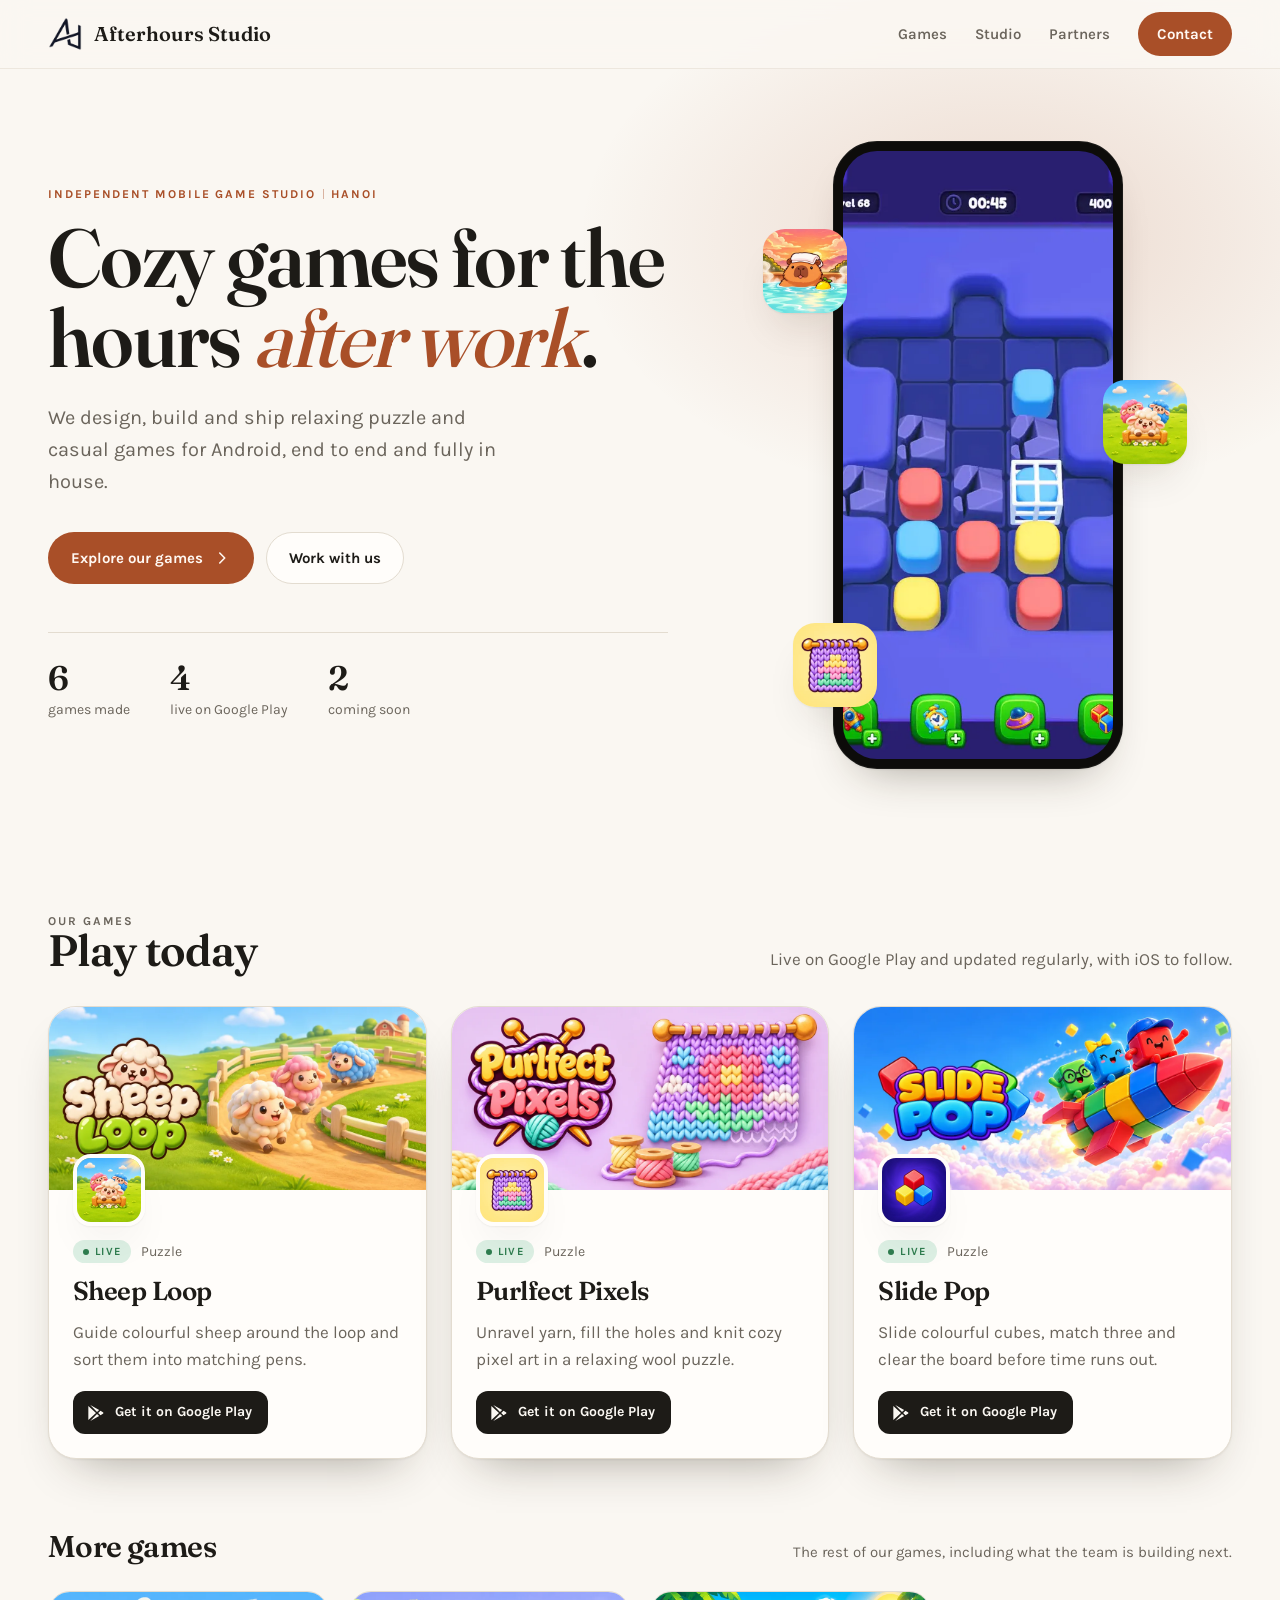
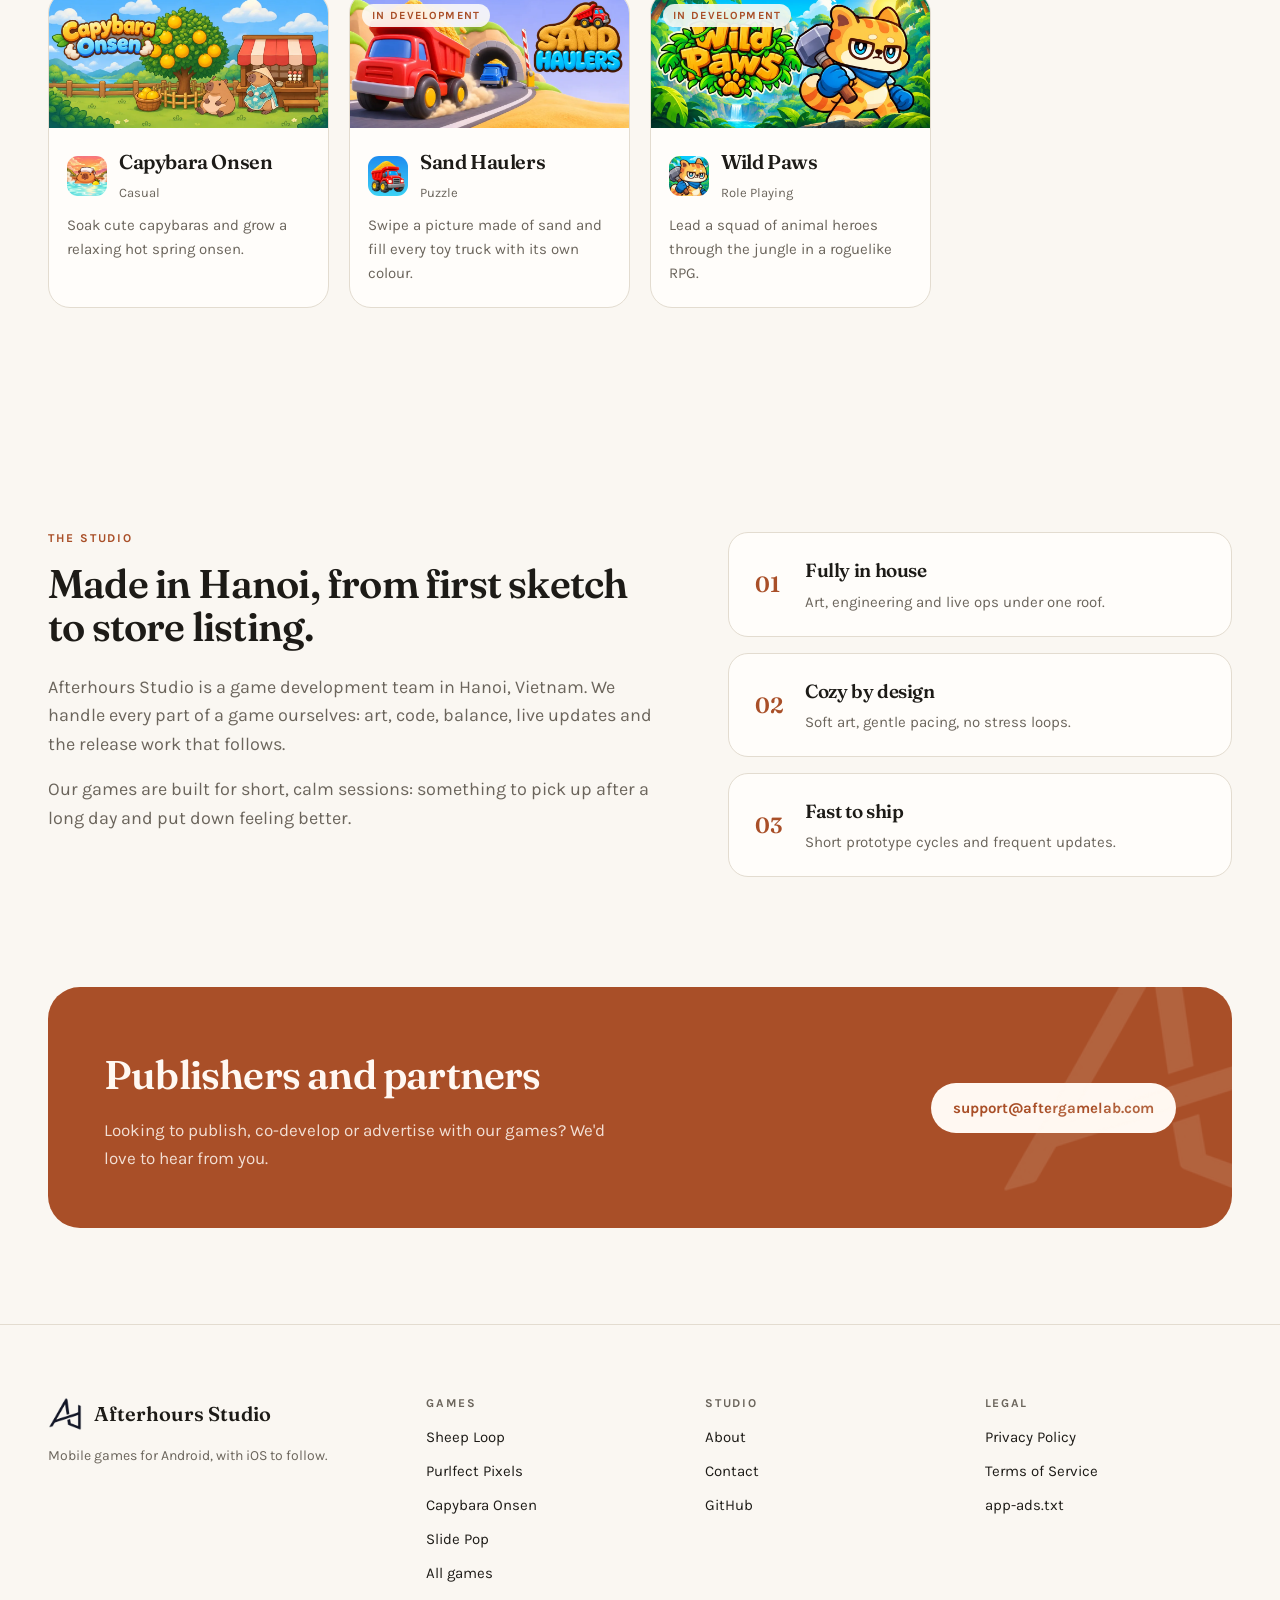
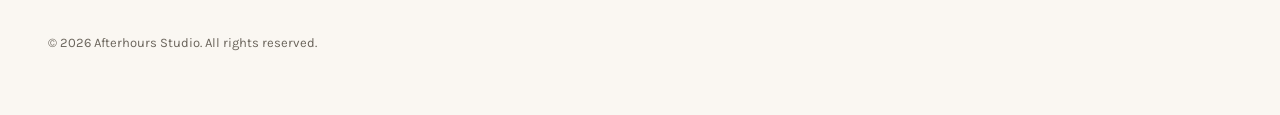
<file: index.html>
<!doctype html>
<html lang="en">
<head>
<meta charset="utf-8">
<meta name="viewport" content="width=device-width, initial-scale=1">
<title>Afterhours Studio</title>
<meta name="description" content="Afterhours Studio is an independent mobile game studio in Hanoi. We design, build and ship relaxing puzzle and casual games for Android.">
<link rel="canonical" href="https://afterhours-studio.github.io/">
<meta property="og:type" content="website">
<meta property="og:title" content="Afterhours Studio">
<meta property="og:description" content="Cozy games for the hours after work. Relaxing puzzle and casual games for Android, made in Hanoi.">
<meta property="og:url" content="https://afterhours-studio.github.io/">
<meta property="og:image" content="https://afterhours-studio.github.io/assets/games/capybara-onsen/feature.webp">
<meta name="twitter:card" content="summary_large_image">
<link rel="icon" href="/assets/brand/favicon.svg" type="image/svg+xml">
<link rel="icon" href="/assets/brand/icon-180.png" type="image/png">
<link rel="apple-touch-icon" href="/assets/brand/icon-180.png">
<link rel="preload" href="/assets/fonts/fraunces-var-latin.woff2" as="font" type="font/woff2" crossorigin>
<link rel="preload" href="/assets/fonts/karla-var-latin.woff2" as="font" type="font/woff2" crossorigin>
<link rel="stylesheet" href="/assets/css/site.css?v=e2967dfac1">
</head>
<body>

<!-- Header and footer: generated by tools/build_games.py. -->
<!-- HEADER:START -->
<header class="nav" id="top">
  <div class="wrap">
    <a class="brand" href="/" aria-label="Afterhours Studio home"><img src="/assets/brand/icon-180.png" alt="" width="34" height="34"><span>Afterhours Studio</span></a>
    <nav>
      <a href="/#games">Games</a>
      <a href="/#studio">Studio</a>
      <a href="/#partner">Partners</a>
      <a class="btn primary" href="mailto:support@aftergamelab.com">Contact</a>
    </nav>
  </div>
</header>
<!-- HEADER:END -->

<main id="top">
  <section class="hero">
    <div class="wrap">
      <div>
        <p class="eyebrow">Independent mobile game studio<span class="sep" aria-hidden="true"></span>Hanoi</p>
        <h1>Cozy games for the hours <em>after work</em>.</h1>
        <p class="lede">We design, build and ship relaxing puzzle and casual games for Android, end to end and fully in house.</p>
        <div class="ctas">
          <a class="btn primary" href="#games">Explore our games
            <svg viewBox="0 0 20 20" fill="none" stroke="currentColor" stroke-width="1.8" stroke-linecap="round" stroke-linejoin="round"><path d="M7.5 4.5 13 10l-5.5 5.5"/></svg></a>
          <a class="btn" href="#partner">Work with us</a>
        </div>
        <!-- STATS:START -->
        <div class="stats"><div><b>6</b><span>games made</span></div><div><b>4</b><span>live on Google Play</span></div><div><b>2</b><span>coming soon</span></div></div>
        <!-- STATS:END -->
      </div>
      <div class="showcase">
        <div class="phone"><video src="/assets/games/slide-pop/gameplay.mp4" poster="/assets/games/slide-pop/gameplay.webp" autoplay muted loop playsinline aria-label="Slide Pop gameplay"></video></div>
        <img class="float a" src="/assets/games/capybara-onsen/icon.webp" alt="Capybara Onsen app icon">
        <img class="float b" src="/assets/games/sheep-loop/icon.webp" alt="Sheep Loop app icon">
        <img class="float c" src="/assets/games/purlfect-pixels/icon.webp" alt="Purlfect Pixels app icon">
      </div>
    </div>
  </section>

  <section class="live" id="games">
    <div class="wrap">
      <div class="section-head">
        <div>
          <p class="eyebrow">Our games</p>
          <h2>Play today</h2>
        </div>
        <p>Live on Google Play and updated regularly, with iOS to follow.</p>
      </div>
      <div class="live-grid">
      <!-- Generated by tools/build_games.py from tools/games.json: edit that file, not these cards. -->
        <!-- FEATURED:START -->
        <article class="live-card">
          <a class="art" href="/games/sheep-loop/" data-game="sheep-loop"><img src="/assets/games/sheep-loop/feature.webp" alt="Sheep Loop feature art" width="1024" height="500" loading="lazy"></a>
          <div class="body">
            <img class="icon" src="/assets/games/sheep-loop/icon.webp" alt="Sheep Loop app icon" width="72" height="72">
            <div>
              <div class="meta"><span class="chip on">Live</span>Puzzle</div>
              <h3><a href="/games/sheep-loop/" data-game="sheep-loop">Sheep Loop</a></h3>
              <p>Guide colourful sheep around the loop and sort them into matching pens.</p>
              <a class="play" href="https://play.google.com/store/apps/details?id=com.afterhours.sheeploop" rel="noopener"><svg viewBox="0 0 24 24" fill="currentColor" aria-hidden="true" focusable="false"><path d="M4 3.5v17l9.2-8.5L4 3.5Zm10.4 9.6 2.6 2.4-10.7 6.1 8.1-8.5Zm0-2.2L6.3 2.4 17 8.5l-2.6 2.4Zm4.2-1.5 2.9 1.7c.7.4.7 1.4 0 1.8l-2.9 1.7-2.8-2.6 2.8-2.6Z"/></svg>Get it on Google Play</a>
            </div>
          </div>
        </article>
        <article class="live-card">
          <a class="art" href="/games/purlfect-pixels/" data-game="purlfect-pixels"><img src="/assets/games/purlfect-pixels/feature.webp" alt="Purlfect Pixels feature art" width="1024" height="500" loading="lazy"></a>
          <div class="body">
            <img class="icon" src="/assets/games/purlfect-pixels/icon.webp" alt="Purlfect Pixels app icon" width="72" height="72">
            <div>
              <div class="meta"><span class="chip on">Live</span>Puzzle</div>
              <h3><a href="/games/purlfect-pixels/" data-game="purlfect-pixels">Purlfect Pixels</a></h3>
              <p>Unravel yarn, fill the holes and knit cozy pixel art in a relaxing wool puzzle.</p>
              <a class="play" href="https://play.google.com/store/apps/details?id=com.afterhours.purlfectpixels" rel="noopener"><svg viewBox="0 0 24 24" fill="currentColor" aria-hidden="true" focusable="false"><path d="M4 3.5v17l9.2-8.5L4 3.5Zm10.4 9.6 2.6 2.4-10.7 6.1 8.1-8.5Zm0-2.2L6.3 2.4 17 8.5l-2.6 2.4Zm4.2-1.5 2.9 1.7c.7.4.7 1.4 0 1.8l-2.9 1.7-2.8-2.6 2.8-2.6Z"/></svg>Get it on Google Play</a>
            </div>
          </div>
        </article>
        <article class="live-card">
          <a class="art" href="/games/slide-pop/" data-game="slide-pop"><img src="/assets/games/slide-pop/feature.webp" alt="Slide Pop feature art" width="1024" height="500" loading="lazy"></a>
          <div class="body">
            <img class="icon" src="/assets/games/slide-pop/icon.webp" alt="Slide Pop app icon" width="72" height="72">
            <div>
              <div class="meta"><span class="chip on">Live</span>Puzzle</div>
              <h3><a href="/games/slide-pop/" data-game="slide-pop">Slide Pop</a></h3>
              <p>Slide colourful cubes, match three and clear the board before time runs out.</p>
              <a class="play" href="https://play.google.com/store/apps/details?id=com.afterhours.slidepop" rel="noopener"><svg viewBox="0 0 24 24" fill="currentColor" aria-hidden="true" focusable="false"><path d="M4 3.5v17l9.2-8.5L4 3.5Zm10.4 9.6 2.6 2.4-10.7 6.1 8.1-8.5Zm0-2.2L6.3 2.4 17 8.5l-2.6 2.4Zm4.2-1.5 2.9 1.7c.7.4.7 1.4 0 1.8l-2.9 1.7-2.8-2.6 2.8-2.6Z"/></svg>Get it on Google Play</a>
            </div>
          </div>
        </article>
        <!-- FEATURED:END -->
      </div>

      <div class="more-head">
        <h2>More games</h2>
        <p>The rest of our games, including what the team is building next.</p>
      </div>
      <div class="more-row">
      <!-- Generated by tools/build_games.py from tools/games.json: edit that file, not these cards. -->
        <!-- MORE:START -->
        <a class="dev-card" href="/games/capybara-onsen/" data-game="capybara-onsen">
          <div class="art"><img src="/assets/games/capybara-onsen/feature.webp" alt="Capybara Onsen feature art" width="1024" height="500" loading="lazy"></div>
          <div class="body">
            <div class="row"><img src="/assets/games/capybara-onsen/icon.webp" alt="Capybara Onsen app icon" width="40" height="40" loading="lazy"><div><h3>Capybara Onsen</h3><span class="genre">Casual</span></div></div>
            <p>Soak cute capybaras and grow a relaxing hot spring onsen.</p>
          </div>
        </a>
        <a class="dev-card" href="/games/sand-haulers/" data-game="sand-haulers">
          <div class="art"><img src="/assets/games/sand-haulers/feature.webp" alt="Sand Haulers feature art" width="1024" height="500" loading="lazy"><span class="chip">In development</span></div>
          <div class="body">
            <div class="row"><img src="/assets/games/sand-haulers/icon.webp" alt="Sand Haulers app icon" width="40" height="40" loading="lazy"><div><h3>Sand Haulers</h3><span class="genre">Puzzle</span></div></div>
            <p>Swipe a picture made of sand and fill every toy truck with its own colour.</p>
          </div>
        </a>
        <a class="dev-card" href="/games/wild-paws/" data-game="wild-paws">
          <div class="art"><img src="/assets/games/wild-paws/feature.webp" alt="Wild Paws feature art" width="1024" height="500" loading="lazy"><span class="chip">In development</span></div>
          <div class="body">
            <div class="row"><img src="/assets/games/wild-paws/icon.webp" alt="Wild Paws app icon" width="40" height="40" loading="lazy"><div><h3>Wild Paws</h3><span class="genre">Role Playing</span></div></div>
            <p>Lead a squad of animal heroes through the jungle in a roguelike RPG.</p>
          </div>
        </a>
        <!-- MORE:END -->
      </div>
    </div>
  </section>

  <section class="studio" id="studio">
    <div class="wrap">
      <div class="copy">
        <p class="eyebrow">The studio</p>
        <h2>Made in Hanoi, from first sketch to store listing.</h2>
        <p>Afterhours Studio is a game development team in Hanoi, Vietnam. We handle every part of a game ourselves: art, code, balance, live updates and the release work that follows.</p>
        <p>Our games are built for short, calm sessions: something to pick up after a long day and put down feeling better.</p>
      </div>
      <div class="pillars">
        <div class="pillar"><span class="n">01</span><div><h3>Fully in house</h3><p>Art, engineering and live ops under one roof.</p></div></div>
        <div class="pillar"><span class="n">02</span><div><h3>Cozy by design</h3><p>Soft art, gentle pacing, no stress loops.</p></div></div>
        <div class="pillar"><span class="n">03</span><div><h3>Fast to ship</h3><p>Short prototype cycles and frequent updates.</p></div></div>
      </div>
    </div>
  </section>

  <section class="partner" id="partner">
    <div class="wrap">
      <div>
        <h2>Publishers and partners</h2>
        <p>Looking to publish, co-develop or advertise with our games? We'd love to hear from you.</p>
      </div>
      <a class="btn" href="mailto:support@aftergamelab.com">support@aftergamelab.com</a>
    </div>
  </section>
</main>

<!-- FOOTER:START -->
<footer>
  <div class="wrap">
    <div>
      <a class="brand" href="/"><img src="/assets/brand/icon-180.png" alt="" width="34" height="34">Afterhours Studio</a>
      <p class="small">Mobile games for Android, with iOS to follow.</p>
    </div>
    <div><h4>Games</h4><ul><li><a href="/games/sheep-loop/">Sheep Loop</a></li><li><a href="/games/purlfect-pixels/">Purlfect Pixels</a></li><li><a href="/games/capybara-onsen/">Capybara Onsen</a></li><li><a href="/games/slide-pop/">Slide Pop</a></li><li><a href="/#games">All games</a></li></ul></div>
    <div><h4>Studio</h4><ul><li><a href="/#studio">About</a></li><li><a href="mailto:support@aftergamelab.com">Contact</a></li><li><a href="https://github.com/Afterhours-Studio" rel="noopener">GitHub</a></li></ul></div>
    <div><h4>Legal</h4><ul><li><a href="/privacy/">Privacy Policy</a></li><li><a href="/terms/">Terms of Service</a></li><li><a href="/app-ads.txt">app-ads.txt</a></li></ul></div>
  </div>
  <p class="wrap legal">&copy; 2026 Afterhours Studio. All rights reserved.</p>
</footer>
<!-- FOOTER:END -->

<!-- Generated by tools/build_games.py from tools/games.json. -->
<!-- MODAL:START -->
<dialog class="game-modal" id="game-modal" aria-label="Game details">
  <button class="game-modal-close" type="button" aria-label="Close">&times;</button>
  <div class="game-modal-body game-card"></div>
</dialog>
<template id="game-sand-haulers">
    <div class="card-head">
      <img src="/assets/games/sand-haulers/icon.webp" alt="Sand Haulers app icon" width="76" height="76">
      <div>
        <div class="meta"><span class="chip">In development</span>Puzzle<span class="sep" aria-hidden="true"></span>Android</div>
        <h2>Sand Haulers</h2>
      </div>
    </div>
    <div class="card-body">
      <div class="media feature-art"><img src="/assets/games/sand-haulers/feature.webp" alt="Sand Haulers feature art" width="1024" height="500" loading="lazy"></div>
      <div class="card-text">
        <p class="card-about">Every level is a picture made of coloured sand. Swipe to carve it and the grains pour down to the road, where dump trucks collect only the sand of their colour. Fill every truck to clear the picture, but keep the container from overflowing.</p>
        <ul class="card-points"><li>Satisfying sand that slides, pours and settles</li><li>Cute toy trucks looping the road below</li><li>Plan which part to dig first so each colour reaches its truck</li></ul>
        <p class="actions">
          <a class="play" href="https://play.google.com/store/apps/details?id=com.afterhours.sandhaulers" rel="noopener"><svg viewBox="0 0 24 24" fill="currentColor" aria-hidden="true" focusable="false"><path d="M4 3.5v17l9.2-8.5L4 3.5Zm10.4 9.6 2.6 2.4-10.7 6.1 8.1-8.5Zm0-2.2L6.3 2.4 17 8.5l-2.6 2.4Zm4.2-1.5 2.9 1.7c.7.4.7 1.4 0 1.8l-2.9 1.7-2.8-2.6 2.8-2.6Z"/></svg>Get it on Google Play</a>
          <span class="play disabled" aria-disabled="true">App Store soon</span>
        </p>
        <p class="note">The Google Play link works once the game is published.</p>
      </div>
    </div>
</template>
<template id="game-sheep-loop">
    <div class="card-head">
      <img src="/assets/games/sheep-loop/icon.webp" alt="Sheep Loop app icon" width="76" height="76">
      <div>
        <div class="meta"><span class="chip on">Live</span>Puzzle<span class="sep" aria-hidden="true"></span>Android</div>
        <h2>Sheep Loop</h2>
      </div>
    </div>
    <div class="card-body has-video">
      <div class="media gameplay"><video src="/assets/games/sheep-loop/gameplay.mp4" poster="/assets/games/sheep-loop/gameplay.webp" autoplay muted loop playsinline controls preload="metadata" aria-label="Sheep Loop gameplay"></video></div>
      <div class="card-text">
        <p class="card-about">Tap a sheep and it joins the flock on the loop. Fill each pen with its own colour to send the flock home, but the loop only has room for so many sheep at once.</p>
        <ul class="card-points"><li>Linked sheep that have to travel together</li><li>Colour pens that change the plan mid-level</li><li>Short levels, easy to pick up anywhere</li></ul>
        <p class="actions">
          <a class="play" href="https://play.google.com/store/apps/details?id=com.afterhours.sheeploop" rel="noopener"><svg viewBox="0 0 24 24" fill="currentColor" aria-hidden="true" focusable="false"><path d="M4 3.5v17l9.2-8.5L4 3.5Zm10.4 9.6 2.6 2.4-10.7 6.1 8.1-8.5Zm0-2.2L6.3 2.4 17 8.5l-2.6 2.4Zm4.2-1.5 2.9 1.7c.7.4.7 1.4 0 1.8l-2.9 1.7-2.8-2.6 2.8-2.6Z"/></svg>Get it on Google Play</a>
          <span class="play disabled" aria-disabled="true">App Store soon</span>
        </p>
        
      </div>
    </div>
</template>
<template id="game-purlfect-pixels">
    <div class="card-head">
      <img src="/assets/games/purlfect-pixels/icon.webp" alt="Purlfect Pixels app icon" width="76" height="76">
      <div>
        <div class="meta"><span class="chip on">Live</span>Puzzle<span class="sep" aria-hidden="true"></span>Android</div>
        <h2>Purlfect Pixels</h2>
      </div>
    </div>
    <div class="card-body has-video">
      <div class="media gameplay"><video src="/assets/games/purlfect-pixels/gameplay.mp4" poster="/assets/games/purlfect-pixels/gameplay.webp" autoplay muted loop playsinline controls preload="metadata" aria-label="Purlfect Pixels gameplay"></video></div>
      <div class="card-text">
        <p class="card-about">Every level is a knitted picture with its yarn in the wrong places. Unravel the wrong stitches onto a spool, then knit them back where they belong until the picture is perfect.</p>
        <ul class="card-points"><li>A new cozy picture to finish every level</li><li>Peek at the finished picture when you need a clue</li><li>Auto Knit and the Magic Spool for tricky boards</li></ul>
        <p class="actions">
          <a class="play" href="https://play.google.com/store/apps/details?id=com.afterhours.purlfectpixels" rel="noopener"><svg viewBox="0 0 24 24" fill="currentColor" aria-hidden="true" focusable="false"><path d="M4 3.5v17l9.2-8.5L4 3.5Zm10.4 9.6 2.6 2.4-10.7 6.1 8.1-8.5Zm0-2.2L6.3 2.4 17 8.5l-2.6 2.4Zm4.2-1.5 2.9 1.7c.7.4.7 1.4 0 1.8l-2.9 1.7-2.8-2.6 2.8-2.6Z"/></svg>Get it on Google Play</a>
          <span class="play disabled" aria-disabled="true">App Store soon</span>
        </p>
        
      </div>
    </div>
</template>
<template id="game-wild-paws">
    <div class="card-head">
      <img src="/assets/games/wild-paws/icon.webp" alt="Wild Paws app icon" width="76" height="76">
      <div>
        <div class="meta"><span class="chip">In development</span>Role Playing<span class="sep" aria-hidden="true"></span>Android</div>
        <h2>Wild Paws</h2>
      </div>
    </div>
    <div class="card-body">
      <div class="media feature-art"><img src="/assets/games/wild-paws/feature.webp" alt="Wild Paws feature art" width="1024" height="500" loading="lazy"></div>
      <div class="card-text">
        <p class="card-about">Every run is a chapter of days: a fight, a choice, a camp, a merchant or a pact. Build a squad of three animal heroes, survive to the last day and beat the boss.</p>
        <ul class="card-points"><li>Animal heroes, each with their own role in the squad</li><li>A different path through the jungle every run</li><li>A boss waiting at the end of each chapter</li></ul>
        <p class="actions">
          <a class="play" href="https://play.google.com/store/apps/details?id=com.afterhours.jungletactics" rel="noopener"><svg viewBox="0 0 24 24" fill="currentColor" aria-hidden="true" focusable="false"><path d="M4 3.5v17l9.2-8.5L4 3.5Zm10.4 9.6 2.6 2.4-10.7 6.1 8.1-8.5Zm0-2.2L6.3 2.4 17 8.5l-2.6 2.4Zm4.2-1.5 2.9 1.7c.7.4.7 1.4 0 1.8l-2.9 1.7-2.8-2.6 2.8-2.6Z"/></svg>Get it on Google Play</a>
          <span class="play disabled" aria-disabled="true">App Store soon</span>
        </p>
        <p class="note">The Google Play link works once the game is published.</p>
      </div>
    </div>
</template>
<template id="game-capybara-onsen">
    <div class="card-head">
      <img src="/assets/games/capybara-onsen/icon.webp" alt="Capybara Onsen app icon" width="76" height="76">
      <div>
        <div class="meta"><span class="chip on">Live</span>Casual<span class="sep" aria-hidden="true"></span>Android</div>
        <h2>Capybara Onsen</h2>
      </div>
    </div>
    <div class="card-body">
      <div class="media feature-art"><img src="/assets/games/capybara-onsen/feature.webp" alt="Capybara Onsen feature art" width="1024" height="500" loading="lazy"></div>
      <div class="card-text">
        <p class="card-about">Capybaras love a hot soak. Let them relax, earn coins while they bathe and turn a small pool into a hot spring resort. It keeps earning while the game is closed.</p>
        <ul class="card-points"><li>Saunas, foot baths and bamboo gardens to build</li><li>Capybaras that nap, soak and wander on their own</li><li>Daily quests, events and gifts to come back to</li></ul>
        <p class="actions">
          <a class="play" href="https://play.google.com/store/apps/details?id=com.afterhours.cpbronsen" rel="noopener"><svg viewBox="0 0 24 24" fill="currentColor" aria-hidden="true" focusable="false"><path d="M4 3.5v17l9.2-8.5L4 3.5Zm10.4 9.6 2.6 2.4-10.7 6.1 8.1-8.5Zm0-2.2L6.3 2.4 17 8.5l-2.6 2.4Zm4.2-1.5 2.9 1.7c.7.4.7 1.4 0 1.8l-2.9 1.7-2.8-2.6 2.8-2.6Z"/></svg>Get it on Google Play</a>
          <span class="play disabled" aria-disabled="true">App Store soon</span>
        </p>
        
      </div>
    </div>
</template>
<template id="game-slide-pop">
    <div class="card-head">
      <img src="/assets/games/slide-pop/icon.webp" alt="Slide Pop app icon" width="76" height="76">
      <div>
        <div class="meta"><span class="chip on">Live</span>Puzzle<span class="sep" aria-hidden="true"></span>Android</div>
        <h2>Slide Pop</h2>
      </div>
    </div>
    <div class="card-body has-video">
      <div class="media gameplay"><video src="/assets/games/slide-pop/gameplay.mp4" poster="/assets/games/slide-pop/gameplay.webp" autoplay muted loop playsinline controls preload="metadata" aria-label="Slide Pop gameplay"></video></div>
      <div class="card-text">
        <p class="card-about">Swipe a jelly cube and it slides until something stops it. Line up three of the same colour and they pop. Easy to learn, tricky to master.</p>
        <ul class="card-points"><li>A countdown on every board</li><li>Boosters for the tight spots</li><li>Quick levels for a spare minute</li></ul>
        <p class="actions">
          <a class="play" href="https://play.google.com/store/apps/details?id=com.afterhours.slidepop" rel="noopener"><svg viewBox="0 0 24 24" fill="currentColor" aria-hidden="true" focusable="false"><path d="M4 3.5v17l9.2-8.5L4 3.5Zm10.4 9.6 2.6 2.4-10.7 6.1 8.1-8.5Zm0-2.2L6.3 2.4 17 8.5l-2.6 2.4Zm4.2-1.5 2.9 1.7c.7.4.7 1.4 0 1.8l-2.9 1.7-2.8-2.6 2.8-2.6Z"/></svg>Get it on Google Play</a>
          <span class="play disabled" aria-disabled="true">App Store soon</span>
        </p>
        
      </div>
    </div>
</template>
<script>
(() => {
  const dialog = document.getElementById("game-modal");
  const body = dialog.querySelector(".game-modal-body");
  const open = (slug) => {
    const tpl = document.getElementById("game-" + slug);
    if (!tpl || typeof dialog.showModal !== "function") return false;
    body.replaceChildren(tpl.content.cloneNode(true));
    dialog.showModal();
    history.replaceState(null, "", "#" + slug);
    return true;
  };
  document.querySelectorAll("a[data-game]").forEach((link) => {
    link.addEventListener("click", (event) => {
      if (event.button !== 0 || event.metaKey || event.ctrlKey || event.shiftKey || event.altKey) return;
      if (open(link.dataset.game)) event.preventDefault();
    });
  });
  dialog.addEventListener("click", (event) => { if (event.target === dialog) dialog.close(); });
  dialog.querySelector(".game-modal-close").addEventListener("click", () => dialog.close());
  dialog.addEventListener("close", () => {
    body.replaceChildren();
    history.replaceState(null, "", location.pathname + location.search);
  });
  const fromHash = () => { const slug = location.hash.slice(1); if (slug && !dialog.open) open(slug); };
  window.addEventListener("hashchange", fromHash);
  fromHash();
})();
</script>
<!-- MODAL:END -->

</body>
</html>
</file>
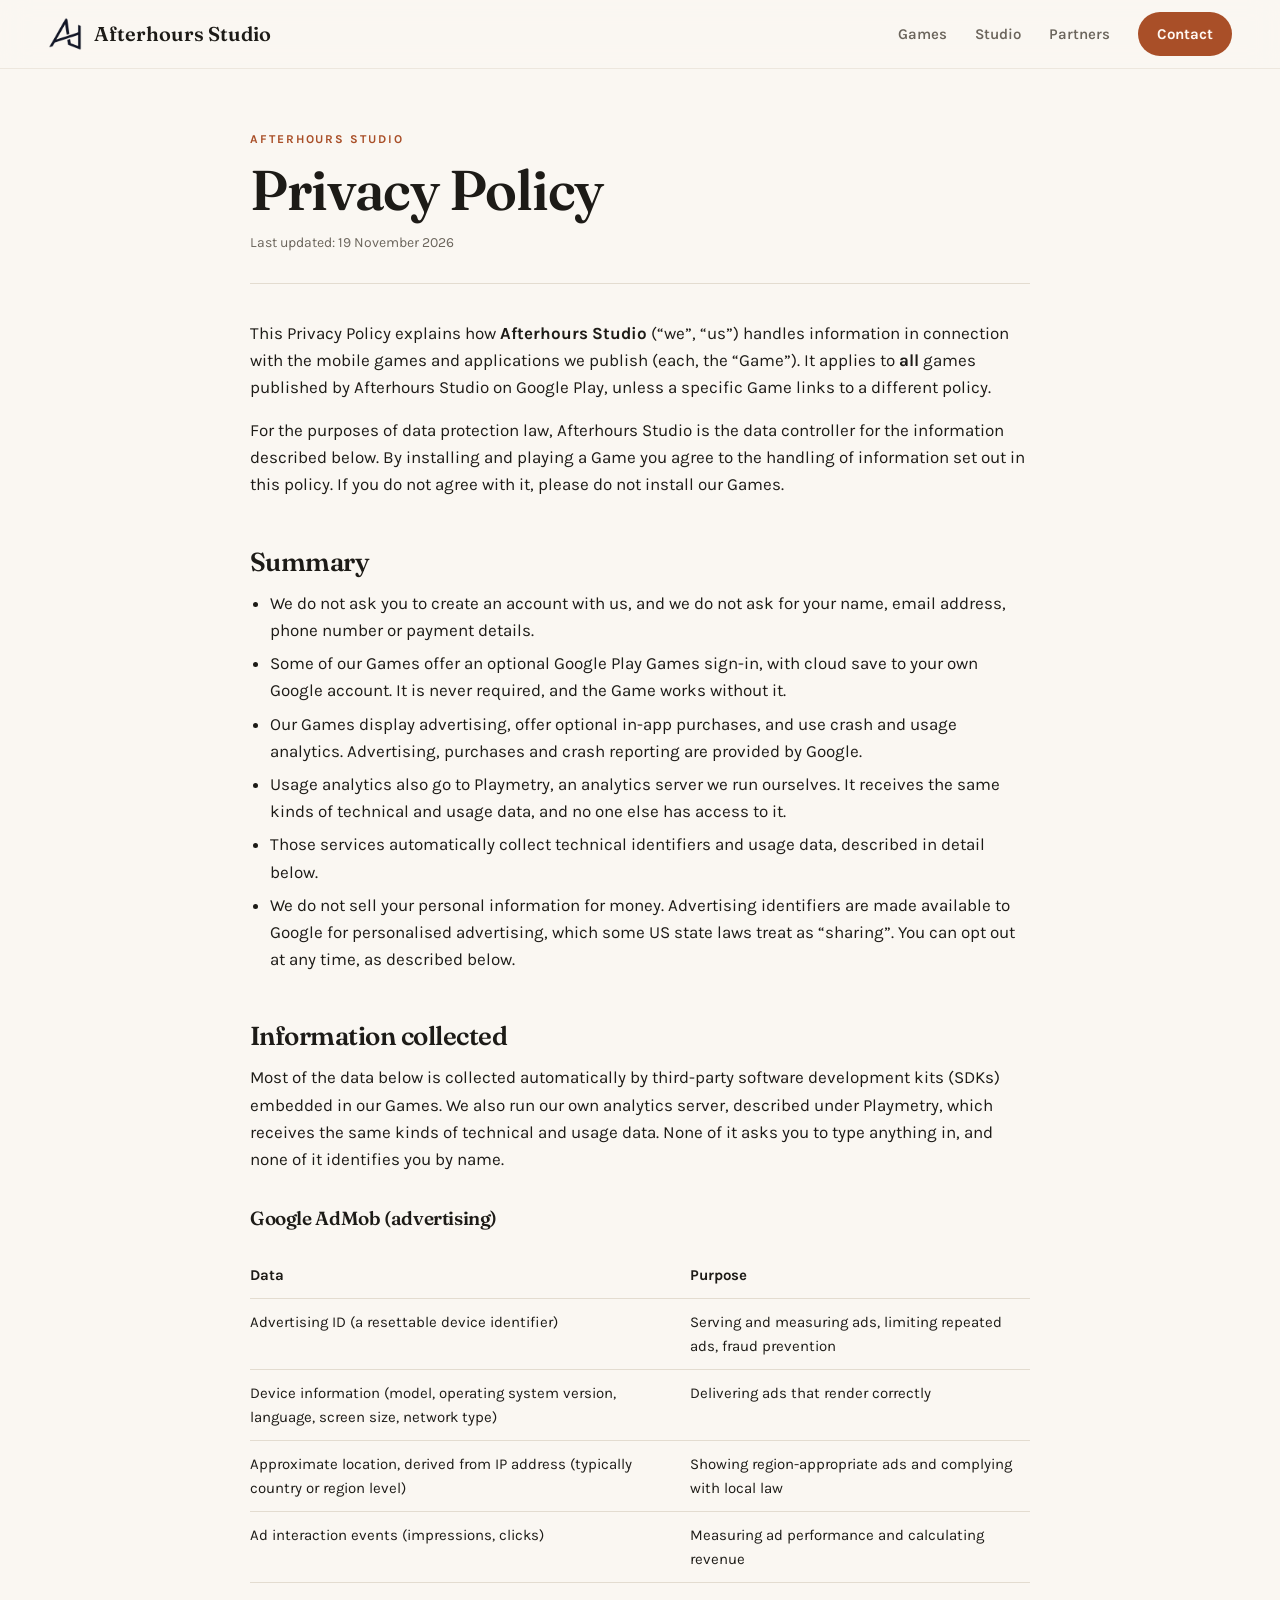
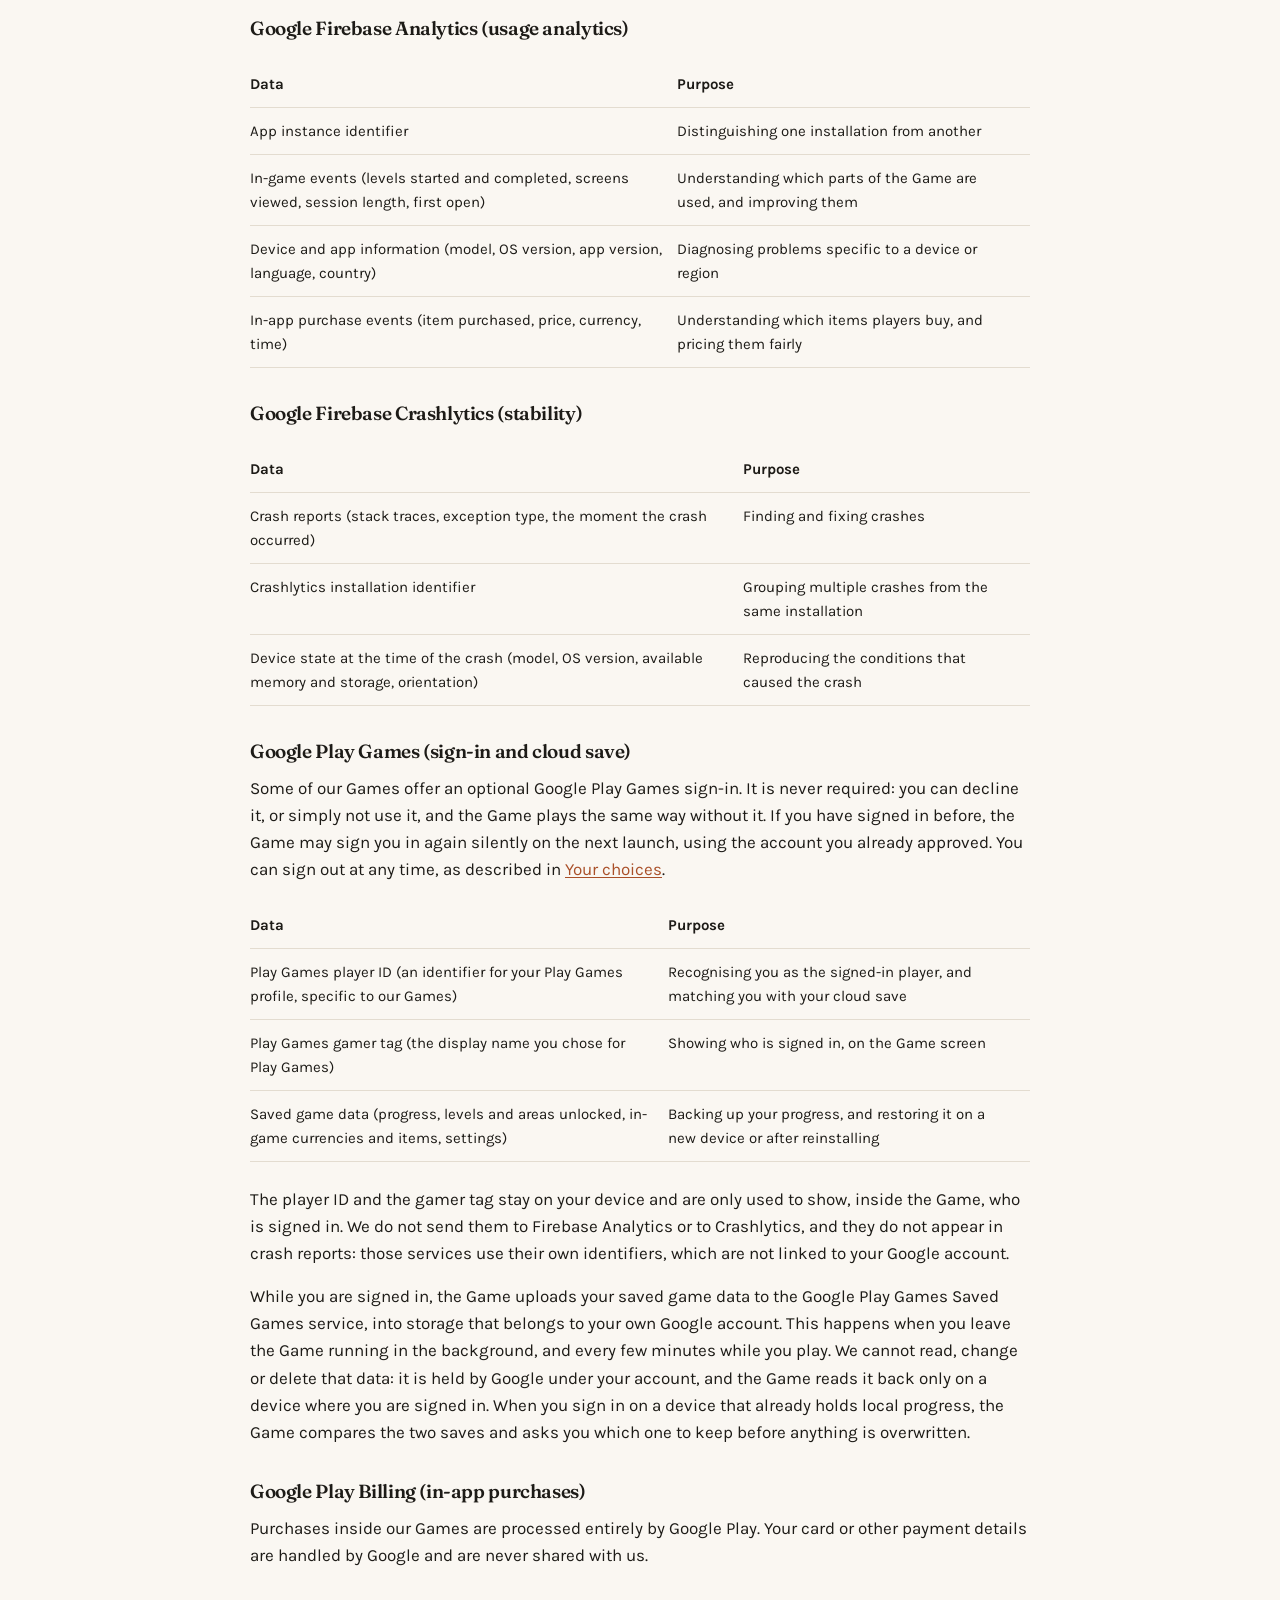
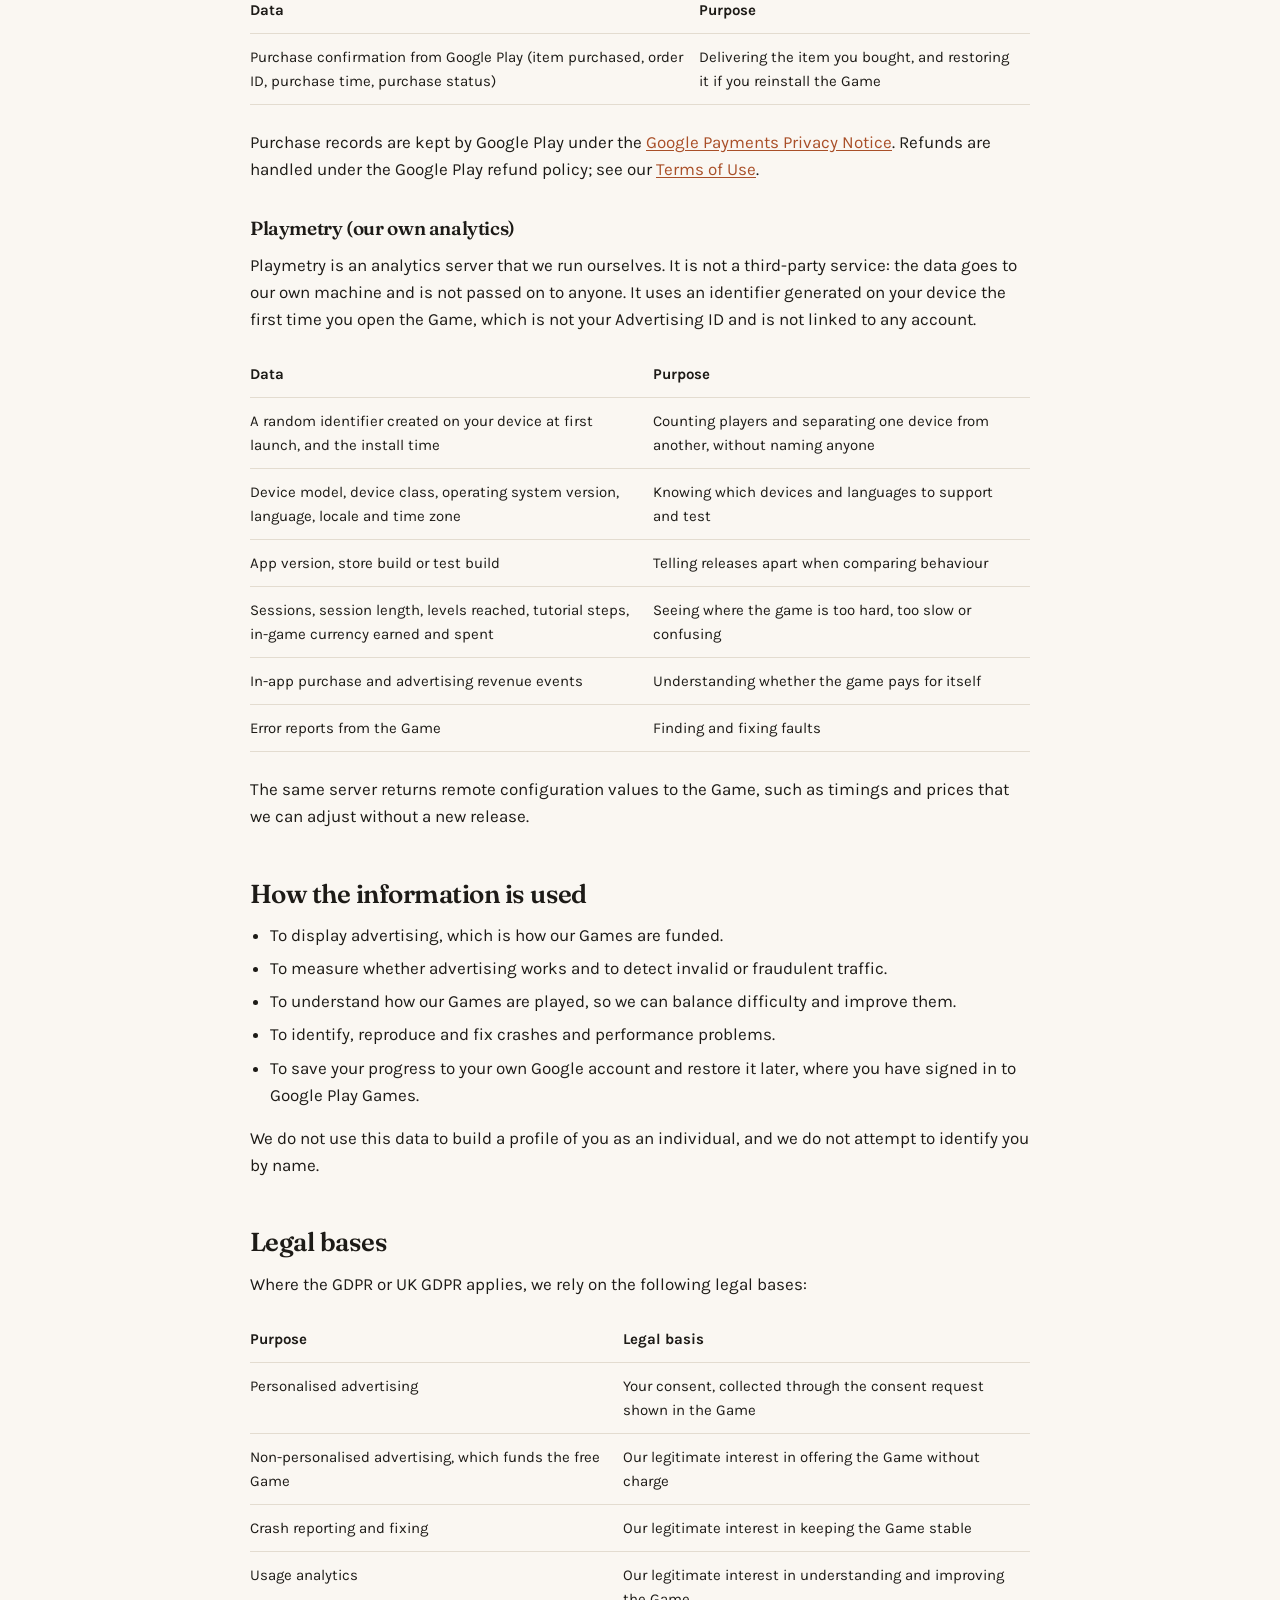
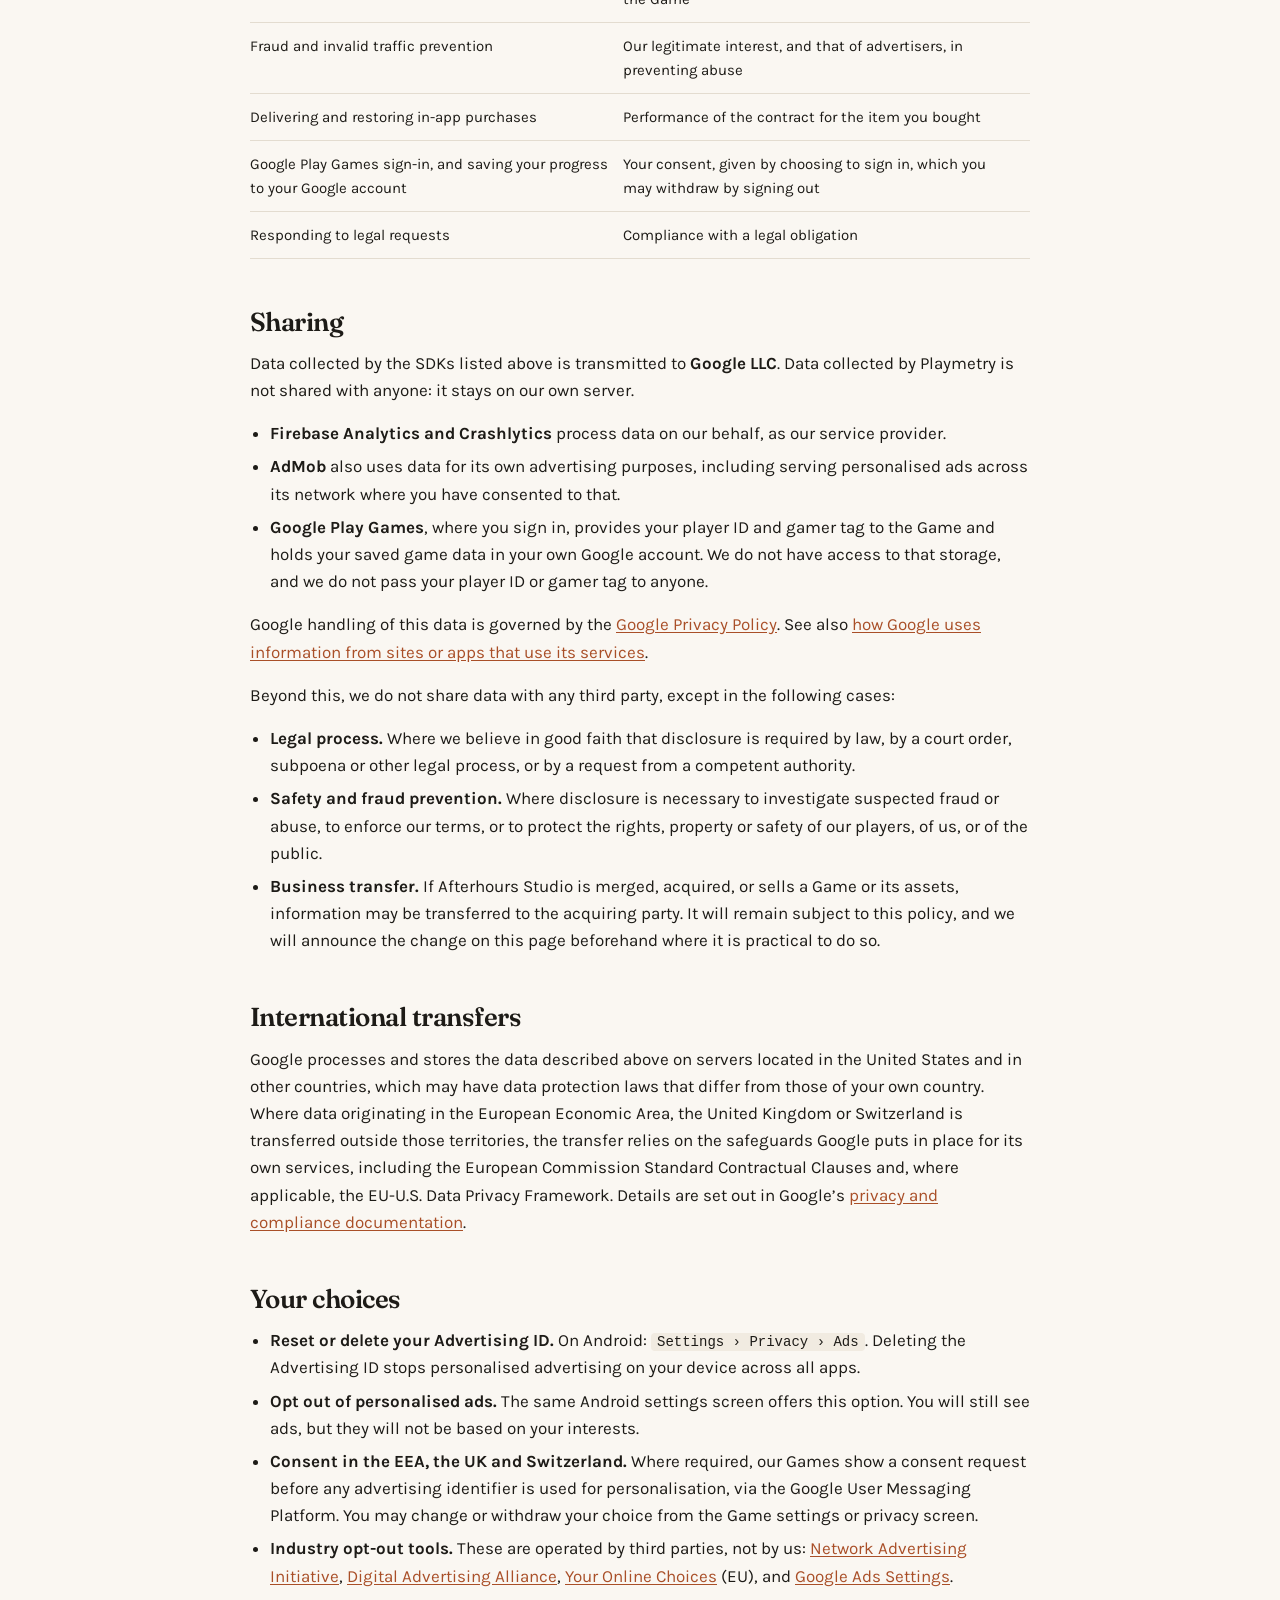
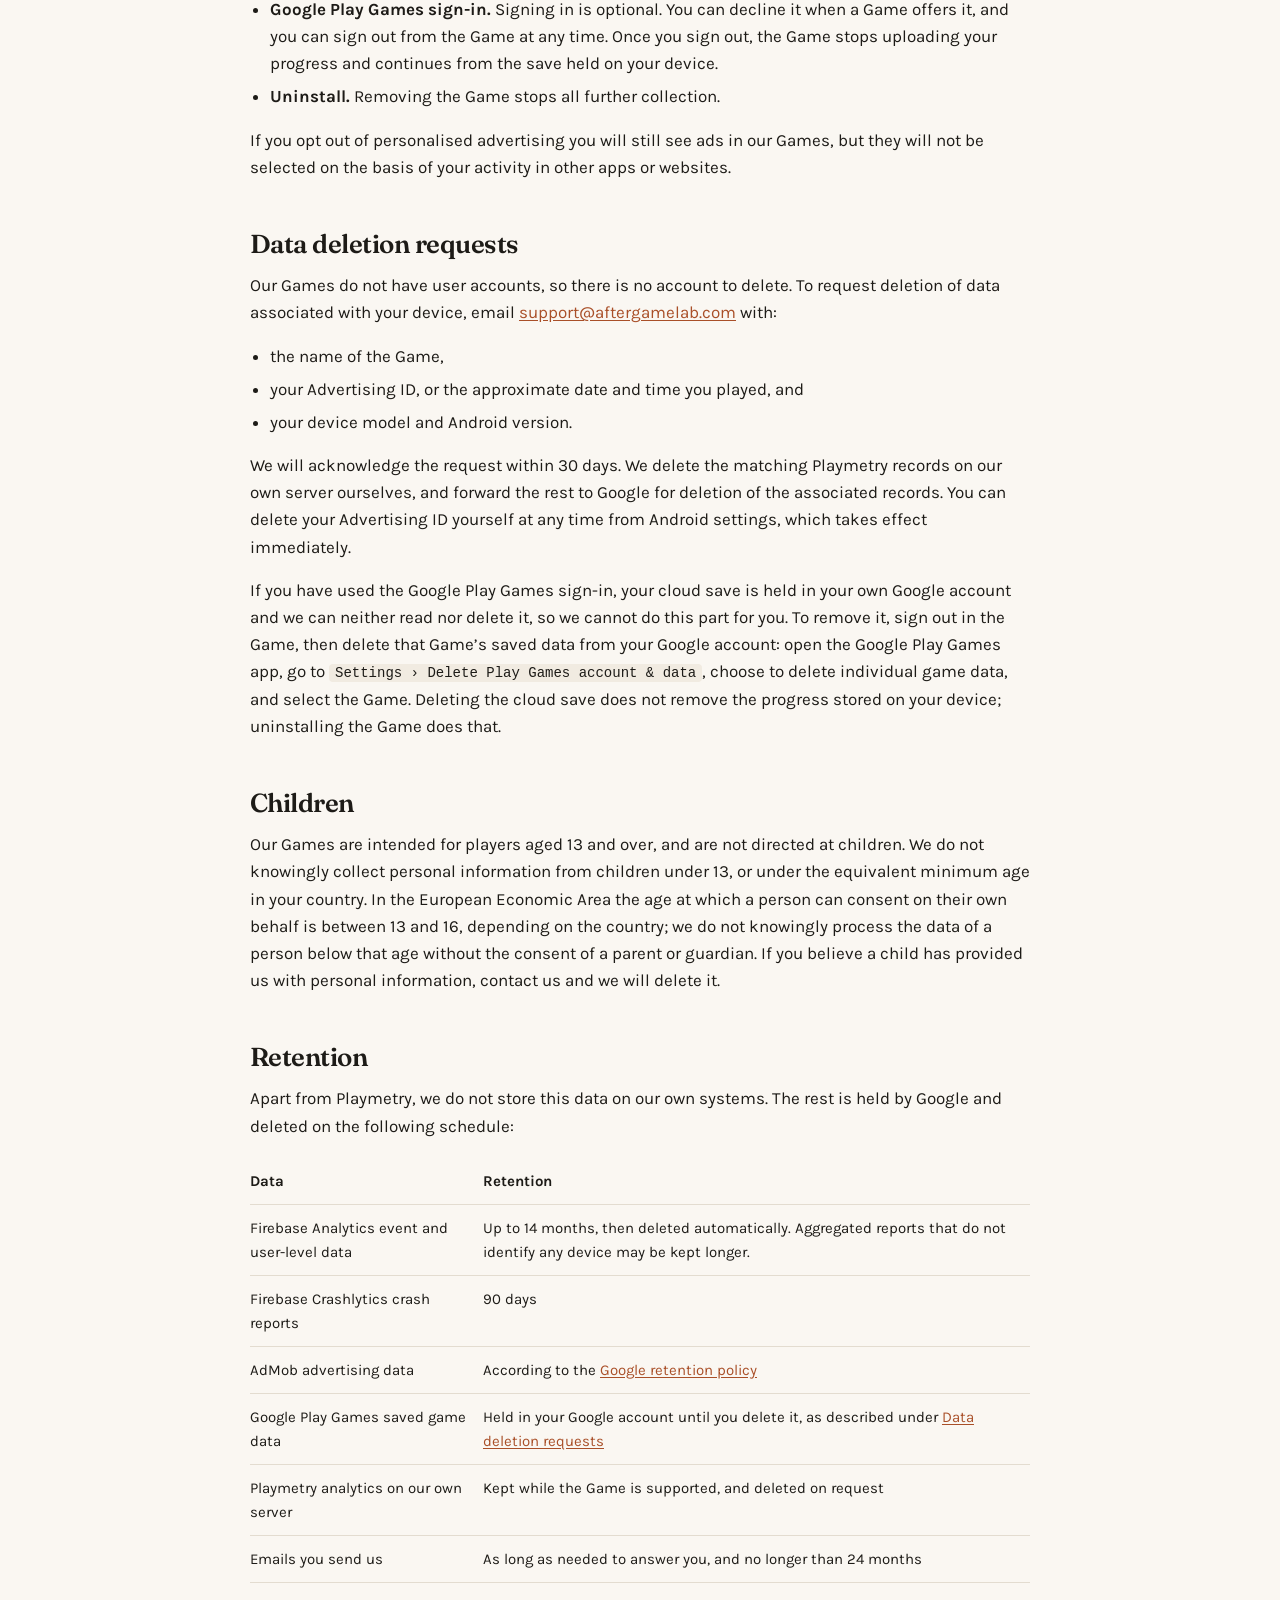
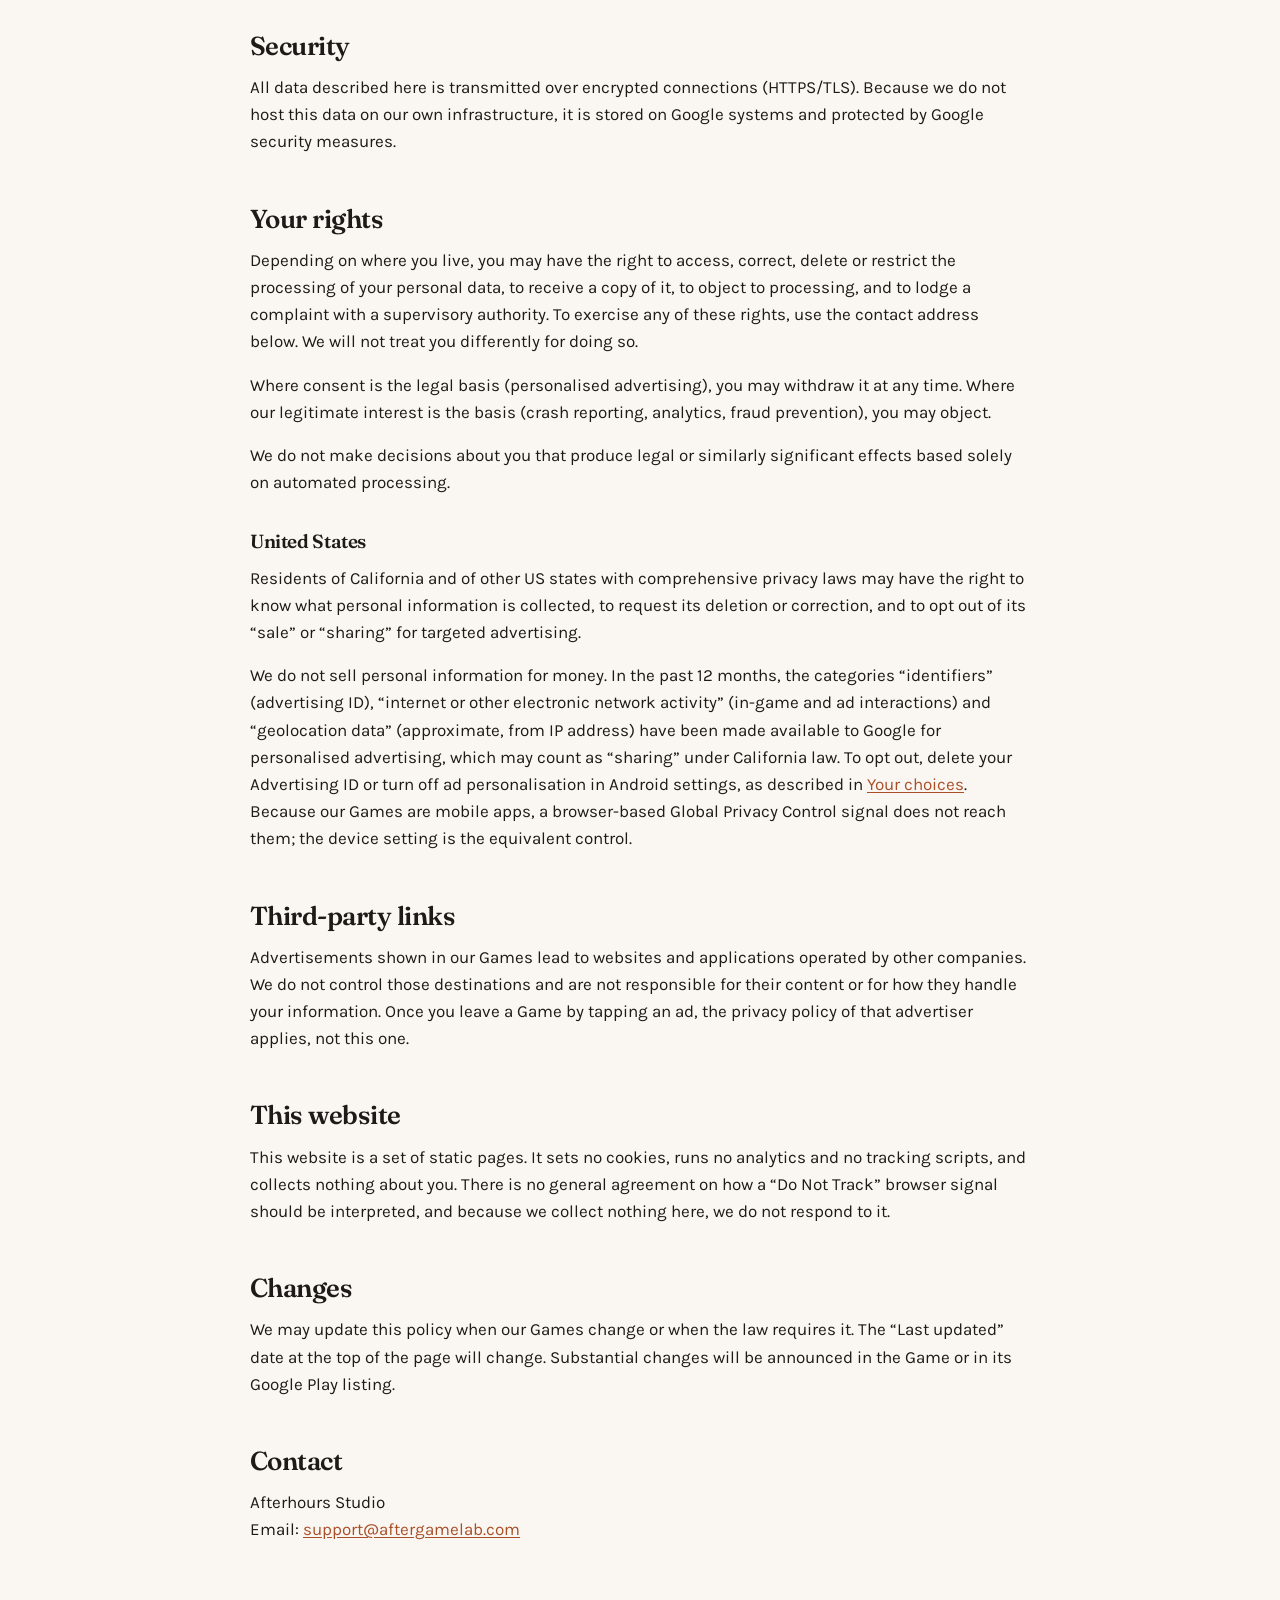
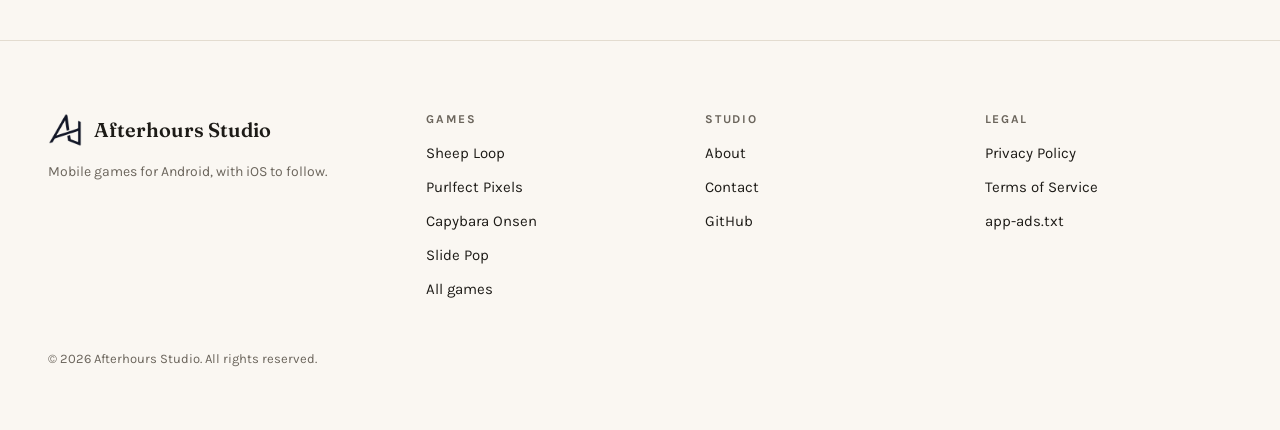
<file: privacy/index.html>
<!doctype html>
<html lang="en">
<head>
<meta charset="utf-8">
<meta name="viewport" content="width=device-width, initial-scale=1">
<title>Privacy Policy | Afterhours Studio</title>
<meta name="description" content="Privacy policy for all mobile games published by Afterhours Studio.">
<link rel="icon" href="/assets/brand/favicon.svg" type="image/svg+xml">
<link rel="icon" href="/assets/brand/icon-180.png" type="image/png">
<link rel="apple-touch-icon" href="/assets/brand/icon-180.png">
<link rel="preload" href="/assets/fonts/fraunces-var-latin.woff2" as="font" type="font/woff2" crossorigin>
<link rel="preload" href="/assets/fonts/karla-var-latin.woff2" as="font" type="font/woff2" crossorigin>
<link rel="stylesheet" href="/assets/css/site.css?v=e2967dfac1">
</head>
<body>
<!-- Header and footer: generated by tools/build_games.py. -->
<!-- HEADER:START -->
<header class="nav" id="top">
  <div class="wrap">
    <a class="brand" href="/" aria-label="Afterhours Studio home"><img src="/assets/brand/icon-180.png" alt="" width="34" height="34"><span>Afterhours Studio</span></a>
    <nav>
      <a href="/#games">Games</a>
      <a href="/#studio">Studio</a>
      <a href="/#partner">Partners</a>
      <a class="btn primary" href="mailto:support@aftergamelab.com">Contact</a>
    </nav>
  </div>
</header>
<!-- HEADER:END -->

<main class="doc">

<header>
  <p class="eyebrow">Afterhours Studio</p>
  <h1>Privacy Policy</h1>
  <p class="meta">Last updated: 19 November 2026</p>
</header>

<p>This Privacy Policy explains how <strong>Afterhours Studio</strong> (&ldquo;we&rdquo;, &ldquo;us&rdquo;) handles
information in connection with the mobile games and applications we publish
(each, the &ldquo;Game&rdquo;). It applies to <strong>all</strong> games published by Afterhours Studio
on Google Play, unless a specific Game links to a different policy.</p>

<p>For the purposes of data protection law, Afterhours Studio is the data controller for the
information described below. By installing and playing a Game you agree to the handling of
information set out in this policy. If you do not agree with it, please do not install our
Games.</p>

<h2>Summary</h2>
<ul>
  <li>We do not ask you to create an account with us, and we do not ask for your name, email address, phone number or payment details.</li>
  <li>Some of our Games offer an optional Google Play Games sign-in, with cloud save to your own Google account. It is never required, and the Game works without it.</li>
  <li>Our Games display advertising, offer optional in-app purchases, and use crash and usage analytics. Advertising, purchases and crash reporting are provided by Google.</li>
  <li>Usage analytics also go to Playmetry, an analytics server we run ourselves. It receives the same kinds of technical and usage data, and no one else has access to it.</li>
  <li>Those services automatically collect technical identifiers and usage data, described in detail below.</li>
  <li>We do not sell your personal information for money. Advertising identifiers are made
      available to Google for personalised advertising, which some US state laws treat as
      &ldquo;sharing&rdquo;. You can opt out at any time, as described below.</li>
</ul>

<h2>Information collected</h2>

<p>Most of the data below is collected automatically by third-party software development kits
(SDKs) embedded in our Games. We also run our own analytics server, described under Playmetry,
which receives the same kinds of technical and usage data. None of it asks you to type anything
in, and none of it identifies you by name.</p>

<h3>Google AdMob (advertising)</h3>
<table>
  <tr><th>Data</th><th>Purpose</th></tr>
  <tr><td>Advertising ID (a resettable device identifier)</td><td>Serving and measuring ads, limiting repeated ads, fraud prevention</td></tr>
  <tr><td>Device information (model, operating system version, language, screen size, network type)</td><td>Delivering ads that render correctly</td></tr>
  <tr><td>Approximate location, derived from IP address (typically country or region level)</td><td>Showing region-appropriate ads and complying with local law</td></tr>
  <tr><td>Ad interaction events (impressions, clicks)</td><td>Measuring ad performance and calculating revenue</td></tr>
</table>

<h3>Google Firebase Analytics (usage analytics)</h3>
<table>
  <tr><th>Data</th><th>Purpose</th></tr>
  <tr><td>App instance identifier</td><td>Distinguishing one installation from another</td></tr>
  <tr><td>In-game events (levels started and completed, screens viewed, session length, first open)</td><td>Understanding which parts of the Game are used, and improving them</td></tr>
  <tr><td>Device and app information (model, OS version, app version, language, country)</td><td>Diagnosing problems specific to a device or region</td></tr>
  <tr><td>In-app purchase events (item purchased, price, currency, time)</td><td>Understanding which items players buy, and pricing them fairly</td></tr>
</table>

<h3>Google Firebase Crashlytics (stability)</h3>
<table>
  <tr><th>Data</th><th>Purpose</th></tr>
  <tr><td>Crash reports (stack traces, exception type, the moment the crash occurred)</td><td>Finding and fixing crashes</td></tr>
  <tr><td>Crashlytics installation identifier</td><td>Grouping multiple crashes from the same installation</td></tr>
  <tr><td>Device state at the time of the crash (model, OS version, available memory and storage, orientation)</td><td>Reproducing the conditions that caused the crash</td></tr>
</table>

<h3>Google Play Games (sign-in and cloud save)</h3>

<p>Some of our Games offer an optional Google Play Games sign-in. It is never required: you can
decline it, or simply not use it, and the Game plays the same way without it. If you have signed
in before, the Game may sign you in again silently on the next launch, using the account you
already approved. You can sign out at any time, as described in
<a href="#your-choices">Your choices</a>.</p>

<table>
  <tr><th>Data</th><th>Purpose</th></tr>
  <tr><td>Play Games player ID (an identifier for your Play Games profile, specific to our Games)</td><td>Recognising you as the signed-in player, and matching you with your cloud save</td></tr>
  <tr><td>Play Games gamer tag (the display name you chose for Play Games)</td><td>Showing who is signed in, on the Game screen</td></tr>
  <tr><td>Saved game data (progress, levels and areas unlocked, in-game currencies and items, settings)</td><td>Backing up your progress, and restoring it on a new device or after reinstalling</td></tr>
</table>

<p>The player ID and the gamer tag stay on your device and are only used to show, inside the Game,
who is signed in. We do not send them to Firebase Analytics or to Crashlytics, and they do not
appear in crash reports: those services use their own identifiers, which are not linked to your
Google account.</p>

<p>While you are signed in, the Game uploads your saved game data to the Google Play Games Saved
Games service, into storage that belongs to your own Google account. This happens when you leave
the Game running in the background, and every few minutes while you play. We cannot read, change
or delete that data: it is held by Google under your account, and the Game reads it back only on a
device where you are signed in. When you sign in on a device that already holds local progress,
the Game compares the two saves and asks you which one to keep before anything is overwritten.</p>

<h3>Google Play Billing (in-app purchases)</h3>

<p>Purchases inside our Games are processed entirely by Google Play. Your card or other payment
details are handled by Google and are never shared with us.</p>

<table>
  <tr><th>Data</th><th>Purpose</th></tr>
  <tr><td>Purchase confirmation from Google Play (item purchased, order ID, purchase time, purchase status)</td><td>Delivering the item you bought, and restoring it if you reinstall the Game</td></tr>
</table>

<p>Purchase records are kept by Google Play under the
<a href="https://payments.google.com/payments/apis-secure/u/0/get_legal_document?ldo=0&amp;ldt=privacynotice" rel="noopener">Google Payments Privacy Notice</a>.
Refunds are handled under the Google Play refund policy; see our
<a href="/terms/">Terms of Use</a>.</p>

<h3>Playmetry (our own analytics)</h3>

<p>Playmetry is an analytics server that we run ourselves. It is not a third-party service: the
data goes to our own machine and is not passed on to anyone. It uses an identifier generated on
your device the first time you open the Game, which is not your Advertising ID and is not linked
to any account.</p>

<table>
  <tr><th>Data</th><th>Purpose</th></tr>
  <tr><td>A random identifier created on your device at first launch, and the install time</td><td>Counting players and separating one device from another, without naming anyone</td></tr>
  <tr><td>Device model, device class, operating system version, language, locale and time zone</td><td>Knowing which devices and languages to support and test</td></tr>
  <tr><td>App version, store build or test build</td><td>Telling releases apart when comparing behaviour</td></tr>
  <tr><td>Sessions, session length, levels reached, tutorial steps, in-game currency earned and spent</td><td>Seeing where the game is too hard, too slow or confusing</td></tr>
  <tr><td>In-app purchase and advertising revenue events</td><td>Understanding whether the game pays for itself</td></tr>
  <tr><td>Error reports from the Game</td><td>Finding and fixing faults</td></tr>
</table>

<p>The same server returns remote configuration values to the Game, such as timings and prices
that we can adjust without a new release.</p>

<h2>How the information is used</h2>
<ul>
  <li>To display advertising, which is how our Games are funded.</li>
  <li>To measure whether advertising works and to detect invalid or fraudulent traffic.</li>
  <li>To understand how our Games are played, so we can balance difficulty and improve them.</li>
  <li>To identify, reproduce and fix crashes and performance problems.</li>
  <li>To save your progress to your own Google account and restore it later, where you have signed in to Google Play Games.</li>
</ul>

<p>We do not use this data to build a profile of you as an individual, and we do not attempt
to identify you by name.</p>

<h2>Legal bases</h2>

<p>Where the GDPR or UK GDPR applies, we rely on the following legal bases:</p>

<table>
  <tr><th>Purpose</th><th>Legal basis</th></tr>
  <tr><td>Personalised advertising</td><td>Your consent, collected through the consent request shown in the Game</td></tr>
  <tr><td>Non-personalised advertising, which funds the free Game</td><td>Our legitimate interest in offering the Game without charge</td></tr>
  <tr><td>Crash reporting and fixing</td><td>Our legitimate interest in keeping the Game stable</td></tr>
  <tr><td>Usage analytics</td><td>Our legitimate interest in understanding and improving the Game</td></tr>
  <tr><td>Fraud and invalid traffic prevention</td><td>Our legitimate interest, and that of advertisers, in preventing abuse</td></tr>
  <tr><td>Delivering and restoring in-app purchases</td><td>Performance of the contract for the item you bought</td></tr>
  <tr><td>Google Play Games sign-in, and saving your progress to your Google account</td><td>Your consent, given by choosing to sign in, which you may withdraw by signing out</td></tr>
  <tr><td>Responding to legal requests</td><td>Compliance with a legal obligation</td></tr>
</table>

<h2>Sharing</h2>

<p>Data collected by the SDKs listed above is transmitted to <strong>Google LLC</strong>. Data
collected by Playmetry is not shared with anyone: it stays on our own server.</p>

<ul>
  <li><strong>Firebase Analytics and Crashlytics</strong> process data on our behalf, as our service provider.</li>
  <li><strong>AdMob</strong> also uses data for its own advertising purposes, including serving
      personalised ads across its network where you have consented to that.</li>
  <li><strong>Google Play Games</strong>, where you sign in, provides your player ID and gamer tag
      to the Game and holds your saved game data in your own Google account. We do not have access
      to that storage, and we do not pass your player ID or gamer tag to anyone.</li>
</ul>

<p>Google handling of this data is governed by the
<a href="https://policies.google.com/privacy" rel="noopener">Google Privacy Policy</a>. See also
<a href="https://policies.google.com/technologies/partner-sites" rel="noopener">how Google uses information from sites or apps that use its services</a>.</p>

<p>Beyond this, we do not share data with any third party, except in the following cases:</p>

<ul>
  <li><strong>Legal process.</strong> Where we believe in good faith that disclosure is required by
      law, by a court order, subpoena or other legal process, or by a request from a competent
      authority.</li>
  <li><strong>Safety and fraud prevention.</strong> Where disclosure is necessary to investigate
      suspected fraud or abuse, to enforce our terms, or to protect the rights, property or
      safety of our players, of us, or of the public.</li>
  <li><strong>Business transfer.</strong> If Afterhours Studio is merged, acquired, or sells a Game
      or its assets, information may be transferred to the acquiring party. It will remain
      subject to this policy, and we will announce the change on this page beforehand where it
      is practical to do so.</li>
</ul>

<h2>International transfers</h2>

<p>Google processes and stores the data described above on servers located in the United States
and in other countries, which may have data protection laws that differ from those of your own
country. Where data originating in the European Economic Area, the United Kingdom or
Switzerland is transferred outside those territories, the transfer relies on the safeguards
Google puts in place for its own services, including the European Commission Standard
Contractual Clauses and, where applicable, the EU-U.S. Data Privacy Framework. Details are set
out in Google&rsquo;s
<a href="https://business.safety.google/privacy/" rel="noopener">privacy and compliance documentation</a>.</p>

<h2 id="your-choices">Your choices</h2>
<ul>
  <li><strong>Reset or delete your Advertising ID.</strong> On Android:
      <code>Settings &rsaquo; Privacy &rsaquo; Ads</code>. Deleting the Advertising ID stops
      personalised advertising on your device across all apps.</li>
  <li><strong>Opt out of personalised ads.</strong> The same Android settings screen offers this
      option. You will still see ads, but they will not be based on your interests.</li>
  <li><strong>Consent in the EEA, the UK and Switzerland.</strong> Where required, our Games show a
      consent request before any advertising identifier is used for personalisation, via
      the Google User Messaging Platform. You may change or withdraw your choice from the
      Game settings or privacy screen.</li>
  <li><strong>Industry opt-out tools.</strong> These are operated by third parties, not by us:
      <a href="https://optout.networkadvertising.org/" rel="noopener">Network Advertising Initiative</a>,
      <a href="https://optout.aboutads.info/" rel="noopener">Digital Advertising Alliance</a>,
      <a href="https://www.youronlinechoices.eu/" rel="noopener">Your Online Choices</a> (EU), and
      <a href="https://adssettings.google.com/" rel="noopener">Google Ads Settings</a>.</li>
  <li><strong>Google Play Games sign-in.</strong> Signing in is optional. You can decline it when a
      Game offers it, and you can sign out from the Game at any time. Once you sign out, the Game
      stops uploading your progress and continues from the save held on your device.</li>
  <li><strong>Uninstall.</strong> Removing the Game stops all further collection.</li>
</ul>

<p>If you opt out of personalised advertising you will still see ads in our Games, but they will
not be selected on the basis of your activity in other apps or websites.</p>

<h2 id="data-deletion">Data deletion requests</h2>

<p>Our Games do not have user accounts, so there is no account to delete. To request deletion
of data associated with your device, email
<a href="mailto:support@aftergamelab.com">support@aftergamelab.com</a> with:</p>

<ul>
  <li>the name of the Game,</li>
  <li>your Advertising ID, or the approximate date and time you played, and</li>
  <li>your device model and Android version.</li>
</ul>

<p>We will acknowledge the request within 30 days. We delete the matching Playmetry records on
our own server ourselves, and forward the rest to Google for deletion of the associated records. You can delete your Advertising ID yourself at any time from Android
settings, which takes effect immediately.</p>

<p>If you have used the Google Play Games sign-in, your cloud save is held in your own Google
account and we can neither read nor delete it, so we cannot do this part for you. To remove it,
sign out in the Game, then delete that Game&rsquo;s saved data from your Google account: open the
Google Play Games app, go to <code>Settings &rsaquo; Delete Play Games account &amp; data</code>,
choose to delete individual game data, and select the Game. Deleting the cloud save does not
remove the progress stored on your device; uninstalling the Game does that.</p>

<h2>Children</h2>

<p>Our Games are intended for players aged 13 and over, and are not directed at children. We do
not knowingly collect personal information from children under 13, or under the equivalent
minimum age in your country. In the European Economic Area the age at which a person can
consent on their own behalf is between 13 and 16, depending on the country; we do not knowingly
process the data of a person below that age without the consent of a parent or guardian. If you
believe a child has provided us with personal information, contact us and we will delete it.</p>

<h2>Retention</h2>

<p>Apart from Playmetry, we do not store this data on our own systems. The rest is held by
Google and deleted on the following schedule:</p>

<table>
  <tr><th>Data</th><th>Retention</th></tr>
  <tr><td>Firebase Analytics event and user-level data</td><td>Up to 14 months, then deleted automatically. Aggregated reports that do not identify any device may be kept longer.</td></tr>
  <tr><td>Firebase Crashlytics crash reports</td><td>90 days</td></tr>
  <tr><td>AdMob advertising data</td><td>According to the <a href="https://policies.google.com/technologies/retention" rel="noopener">Google retention policy</a></td></tr>
  <tr><td>Google Play Games saved game data</td><td>Held in your Google account until you delete it, as described under <a href="#data-deletion">Data deletion requests</a></td></tr>
  <tr><td>Playmetry analytics on our own server</td><td>Kept while the Game is supported, and deleted on request</td></tr>
  <tr><td>Emails you send us</td><td>As long as needed to answer you, and no longer than 24 months</td></tr>
</table>

<h2>Security</h2>

<p>All data described here is transmitted over encrypted connections (HTTPS/TLS). Because we do
not host this data on our own infrastructure, it is stored on Google systems and protected by
Google security measures.</p>

<h2>Your rights</h2>

<p>Depending on where you live, you may have the right to access, correct, delete or restrict
the processing of your personal data, to receive a copy of it, to object to processing, and to
lodge a complaint with a supervisory authority. To exercise any of these rights, use the contact
address below. We will not treat you differently for doing so.</p>

<p>Where consent is the legal basis (personalised advertising), you may withdraw it at any time.
Where our legitimate interest is the basis (crash reporting, analytics, fraud prevention), you
may object.</p>

<p>We do not make decisions about you that produce legal or similarly significant effects based
solely on automated processing.</p>

<h3>United States</h3>

<p>Residents of California and of other US states with comprehensive privacy laws may have the
right to know what personal information is collected, to request its deletion or correction, and
to opt out of its &ldquo;sale&rdquo; or &ldquo;sharing&rdquo; for targeted advertising.</p>

<p>We do not sell personal information for money. In the past 12 months, the categories
&ldquo;identifiers&rdquo; (advertising ID), &ldquo;internet or other electronic network activity&rdquo;
(in-game and ad interactions) and &ldquo;geolocation data&rdquo; (approximate, from IP address)
have been made available to Google for personalised advertising, which may count as
&ldquo;sharing&rdquo; under California law. To opt out, delete your Advertising ID or turn off ad
personalisation in Android settings, as described in <a href="#your-choices">Your choices</a>.
Because our Games are mobile apps, a browser-based Global Privacy Control signal does not reach
them; the device setting is the equivalent control.</p>

<h2>Third-party links</h2>

<p>Advertisements shown in our Games lead to websites and applications operated by other
companies. We do not control those destinations and are not responsible for their content or
for how they handle your information. Once you leave a Game by tapping an ad, the privacy
policy of that advertiser applies, not this one.</p>

<h2>This website</h2>

<p>This website is a set of static pages. It sets no cookies, runs no analytics and no tracking
scripts, and collects nothing about you. There is no general agreement on how a
&ldquo;Do Not Track&rdquo; browser signal should be interpreted, and because we collect nothing
here, we do not respond to it.</p>

<h2>Changes</h2>

<p>We may update this policy when our Games change or when the law requires it. The
&ldquo;Last updated&rdquo; date at the top of the page will change. Substantial changes will be
announced in the Game or in its Google Play listing.</p>

<h2>Contact</h2>

<p>Afterhours Studio<br>
Email: <a href="mailto:support@aftergamelab.com">support@aftergamelab.com</a></p>

</main>

<!-- FOOTER:START -->
<footer>
  <div class="wrap">
    <div>
      <a class="brand" href="/"><img src="/assets/brand/icon-180.png" alt="" width="34" height="34">Afterhours Studio</a>
      <p class="small">Mobile games for Android, with iOS to follow.</p>
    </div>
    <div><h4>Games</h4><ul><li><a href="/games/sheep-loop/">Sheep Loop</a></li><li><a href="/games/purlfect-pixels/">Purlfect Pixels</a></li><li><a href="/games/capybara-onsen/">Capybara Onsen</a></li><li><a href="/games/slide-pop/">Slide Pop</a></li><li><a href="/#games">All games</a></li></ul></div>
    <div><h4>Studio</h4><ul><li><a href="/#studio">About</a></li><li><a href="mailto:support@aftergamelab.com">Contact</a></li><li><a href="https://github.com/Afterhours-Studio" rel="noopener">GitHub</a></li></ul></div>
    <div><h4>Legal</h4><ul><li><a href="/privacy/">Privacy Policy</a></li><li><a href="/terms/">Terms of Service</a></li><li><a href="/app-ads.txt">app-ads.txt</a></li></ul></div>
  </div>
  <p class="wrap legal">&copy; 2026 Afterhours Studio. All rights reserved.</p>
</footer>
<!-- FOOTER:END -->
</body>
</html>
</file>
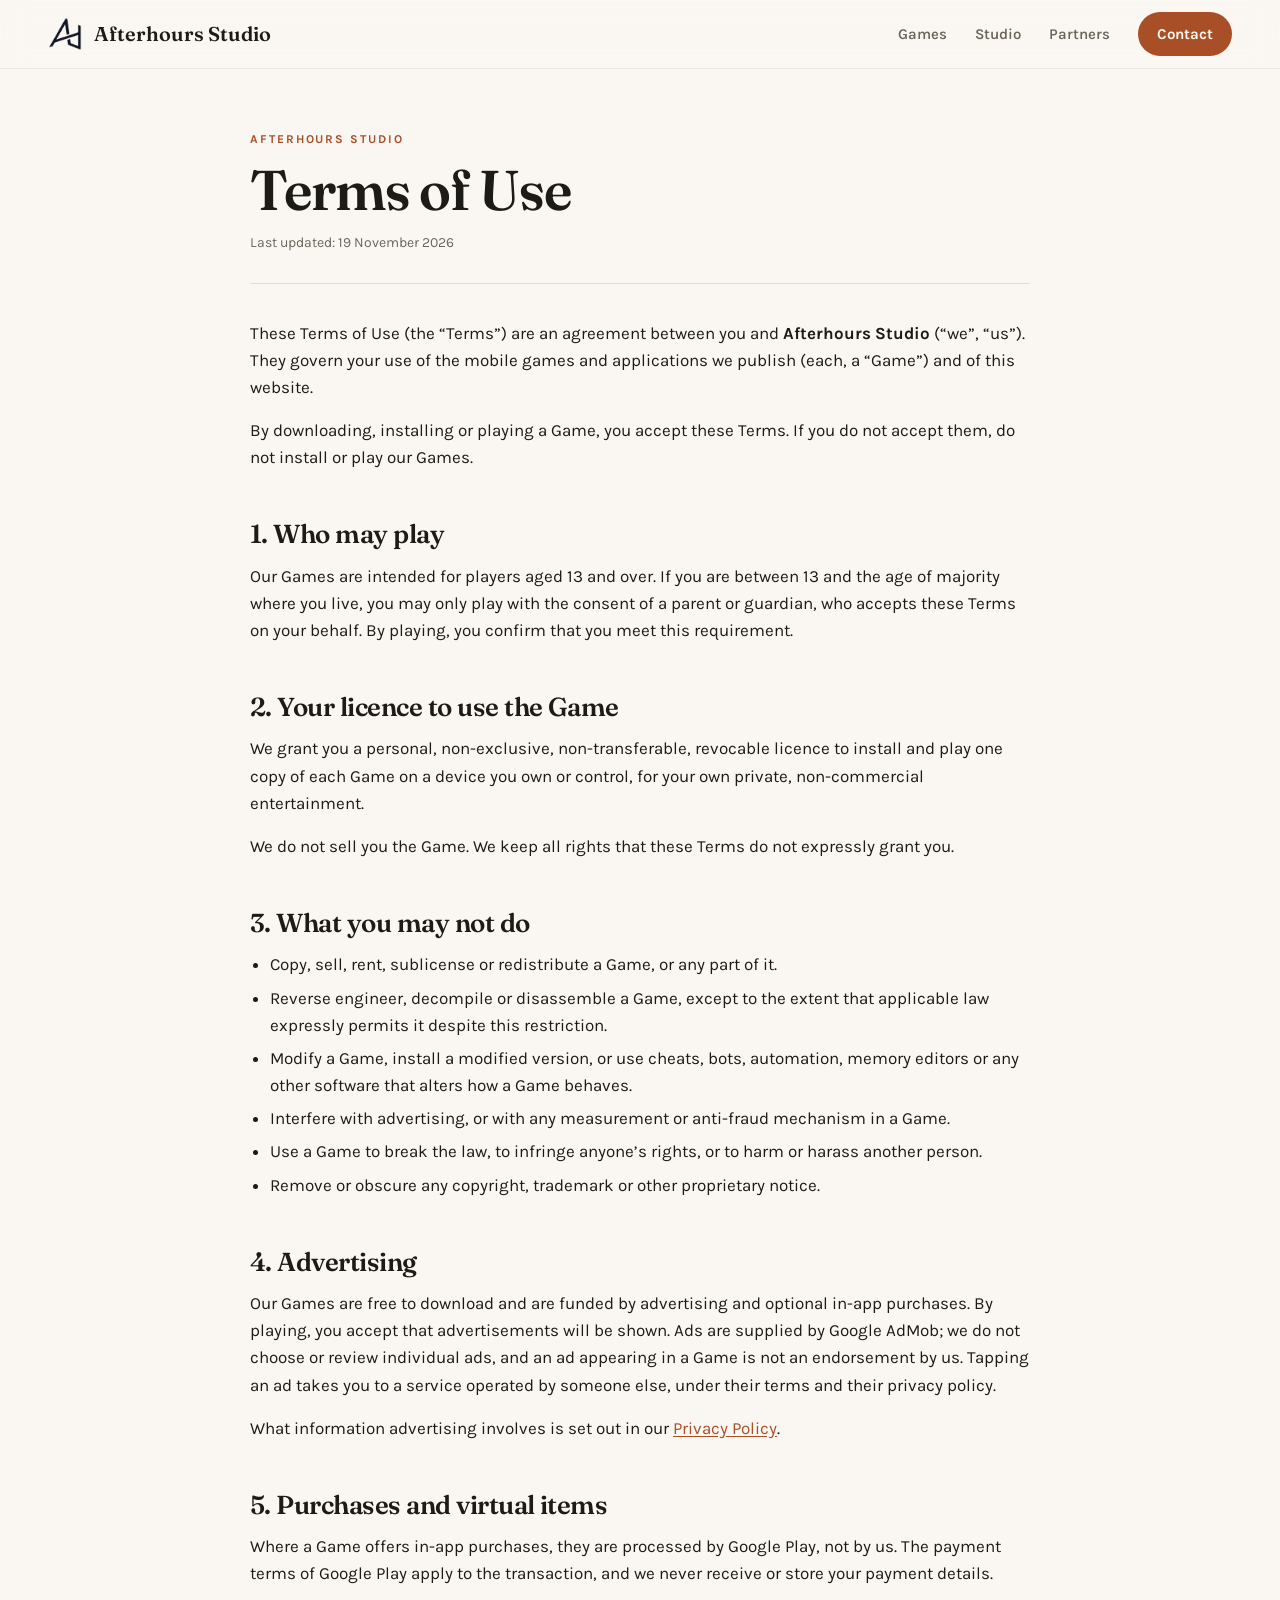
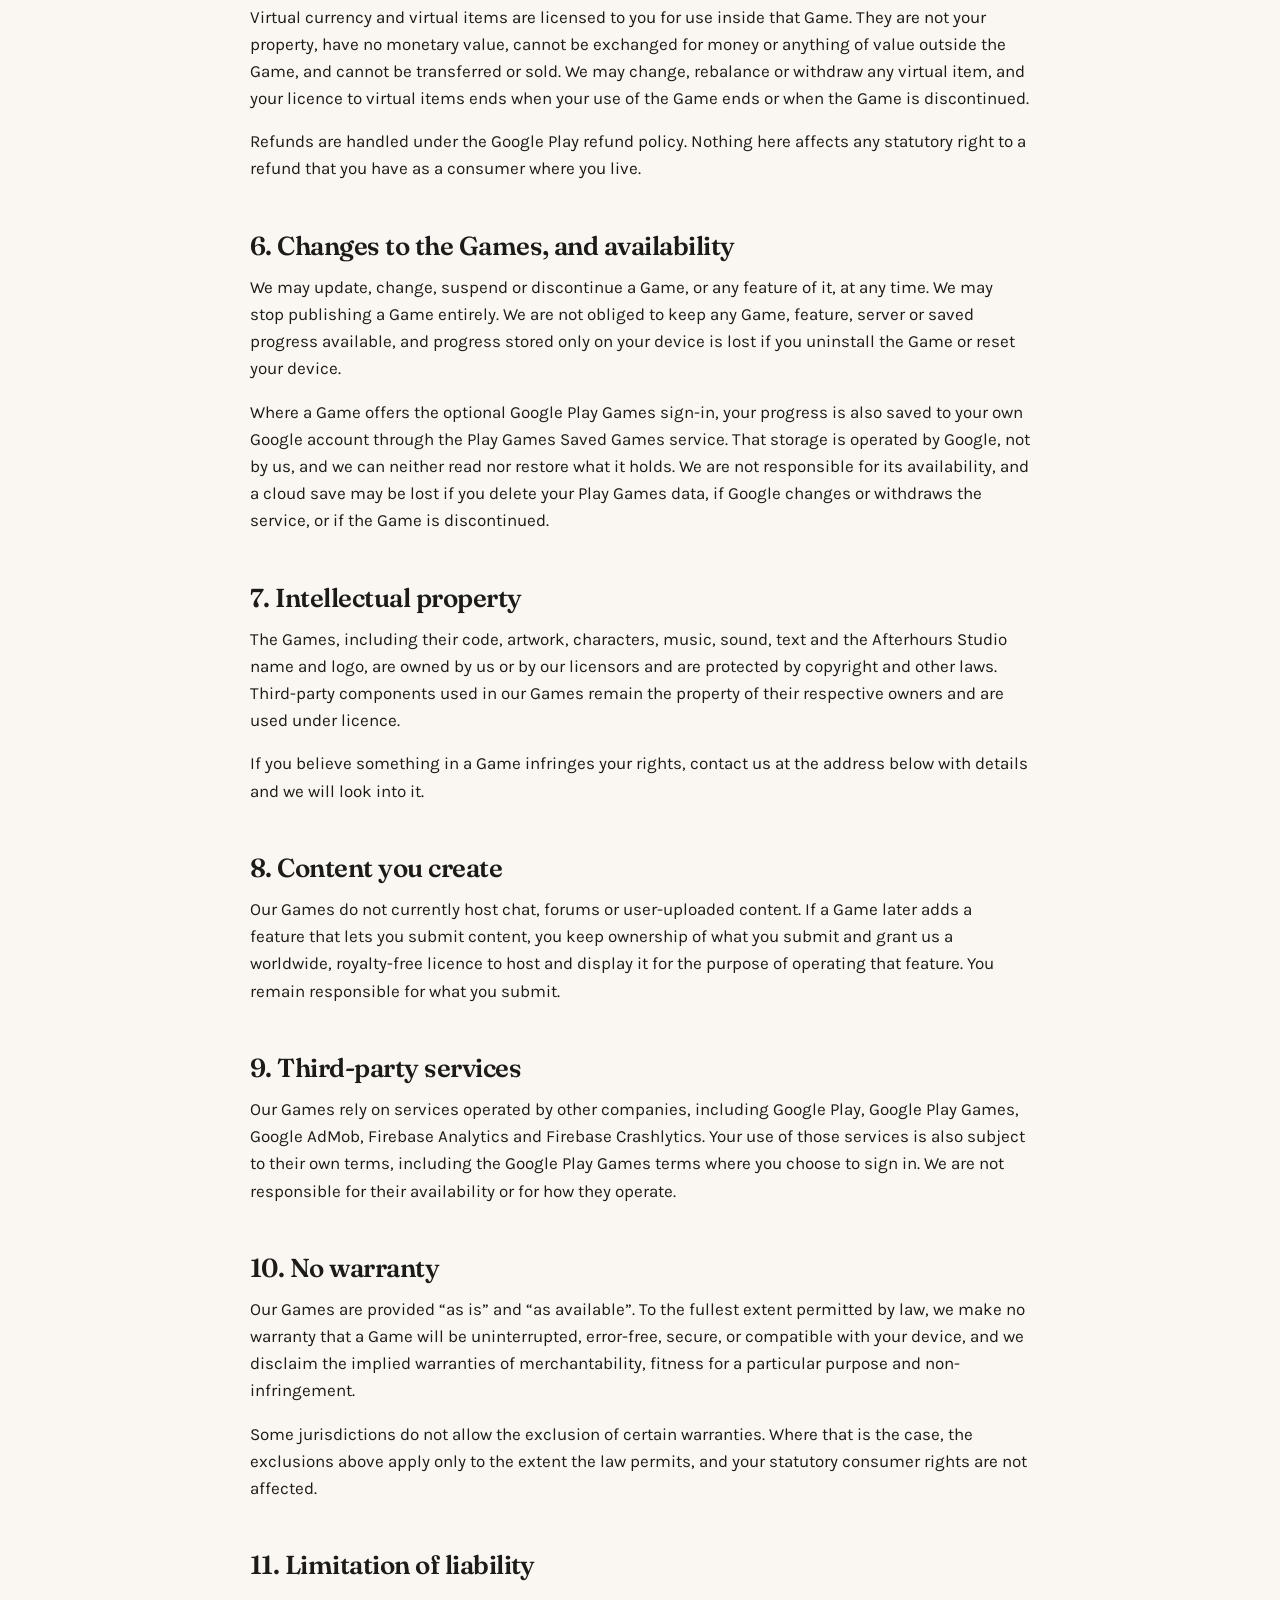
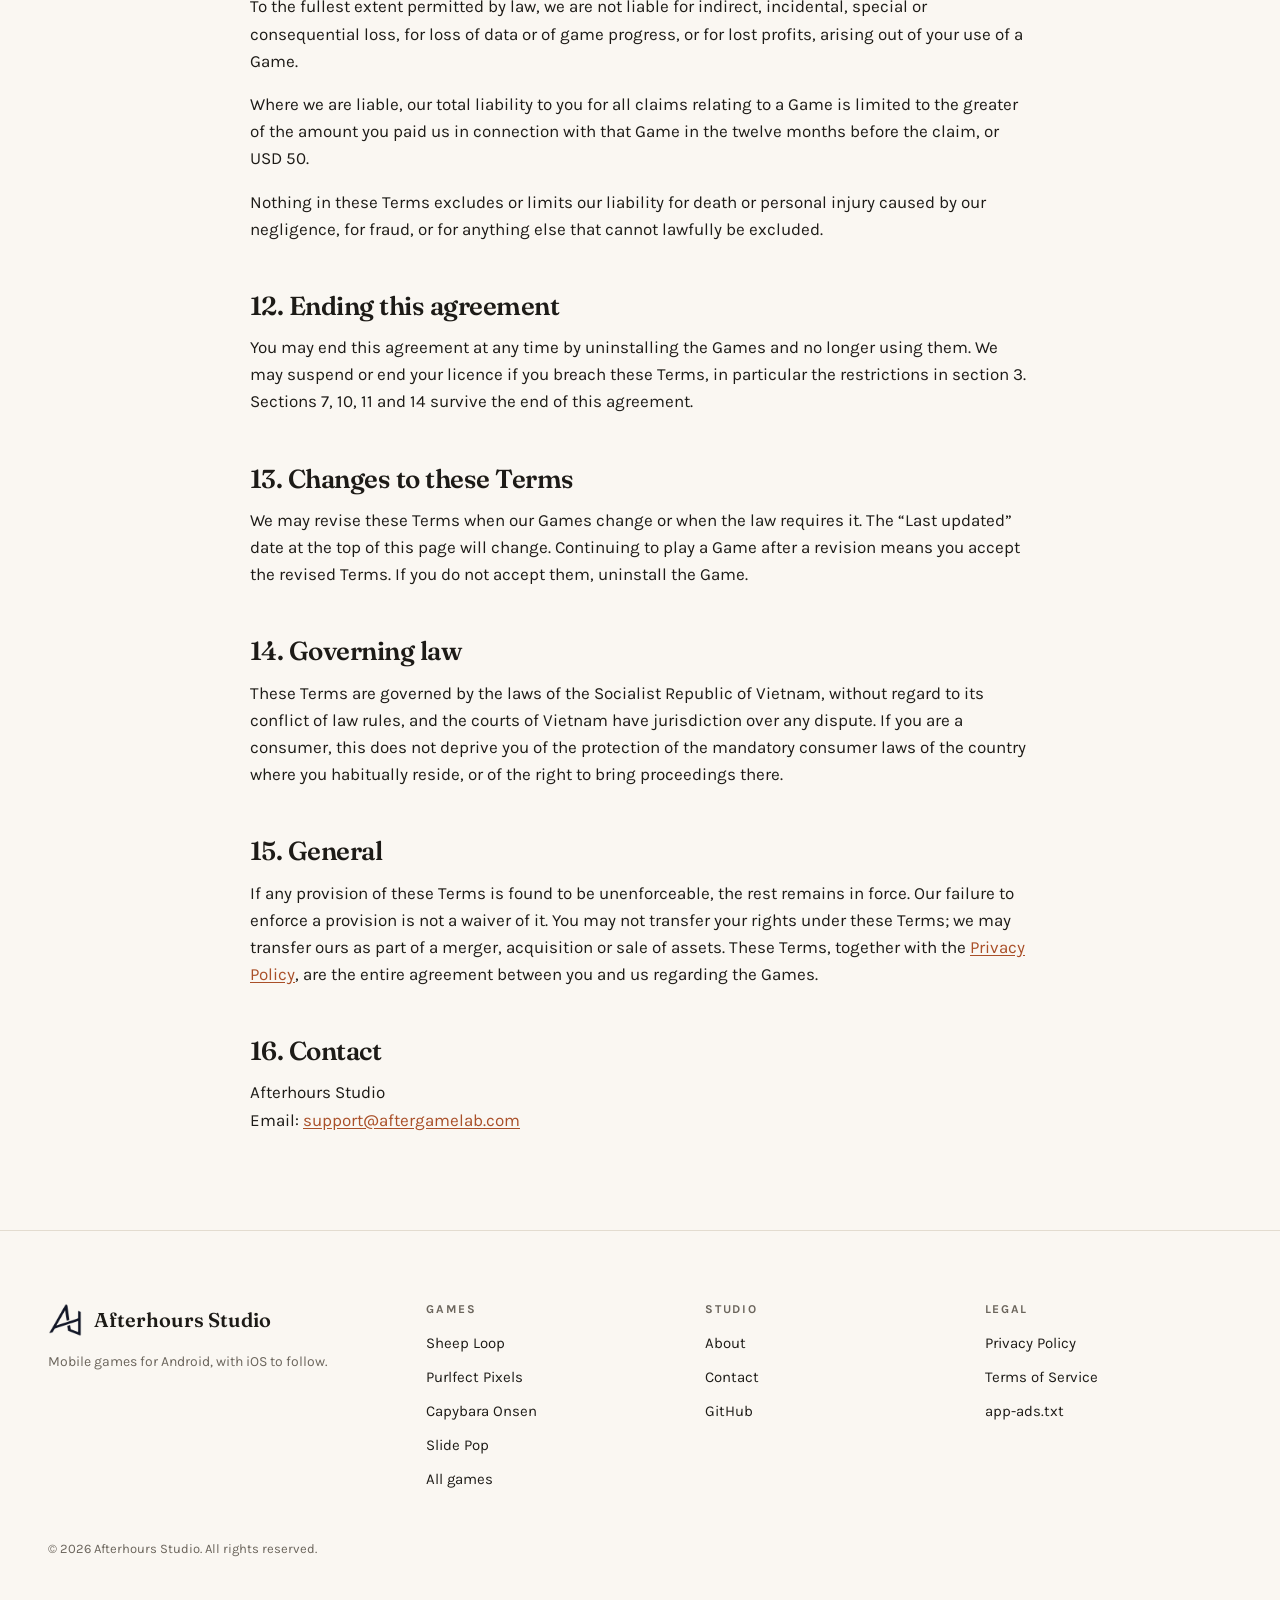
<file: terms/index.html>
<!doctype html>
<html lang="en">
<head>
<meta charset="utf-8">
<meta name="viewport" content="width=device-width, initial-scale=1">
<title>Terms of Use | Afterhours Studio</title>
<meta name="description" content="Terms of use for all mobile games published by Afterhours Studio.">
<link rel="icon" href="/assets/brand/favicon.svg" type="image/svg+xml">
<link rel="icon" href="/assets/brand/icon-180.png" type="image/png">
<link rel="apple-touch-icon" href="/assets/brand/icon-180.png">
<link rel="preload" href="/assets/fonts/fraunces-var-latin.woff2" as="font" type="font/woff2" crossorigin>
<link rel="preload" href="/assets/fonts/karla-var-latin.woff2" as="font" type="font/woff2" crossorigin>
<link rel="stylesheet" href="/assets/css/site.css?v=e2967dfac1">
</head>
<body>
<!-- Header and footer: generated by tools/build_games.py. -->
<!-- HEADER:START -->
<header class="nav" id="top">
  <div class="wrap">
    <a class="brand" href="/" aria-label="Afterhours Studio home"><img src="/assets/brand/icon-180.png" alt="" width="34" height="34"><span>Afterhours Studio</span></a>
    <nav>
      <a href="/#games">Games</a>
      <a href="/#studio">Studio</a>
      <a href="/#partner">Partners</a>
      <a class="btn primary" href="mailto:support@aftergamelab.com">Contact</a>
    </nav>
  </div>
</header>
<!-- HEADER:END -->

<main class="doc">

<header>
  <p class="eyebrow">Afterhours Studio</p>
  <h1>Terms of Use</h1>
  <p class="meta">Last updated: 19 November 2026</p>
</header>

<p>These Terms of Use (the &ldquo;Terms&rdquo;) are an agreement between you and
<strong>Afterhours Studio</strong> (&ldquo;we&rdquo;, &ldquo;us&rdquo;). They govern your use of
the mobile games and applications we publish (each, a &ldquo;Game&rdquo;) and of this website.</p>

<p>By downloading, installing or playing a Game, you accept these Terms. If you do not accept
them, do not install or play our Games.</p>

<h2>1. Who may play</h2>

<p>Our Games are intended for players aged 13 and over. If you are between 13 and the age of
majority where you live, you may only play with the consent of a parent or guardian, who accepts
these Terms on your behalf. By playing, you confirm that you meet this requirement.</p>

<h2>2. Your licence to use the Game</h2>

<p>We grant you a personal, non-exclusive, non-transferable, revocable licence to install and
play one copy of each Game on a device you own or control, for your own private, non-commercial
entertainment.</p>

<p>We do not sell you the Game. We keep all rights that these Terms do not expressly grant you.</p>

<h2>3. What you may not do</h2>

<ul>
  <li>Copy, sell, rent, sublicense or redistribute a Game, or any part of it.</li>
  <li>Reverse engineer, decompile or disassemble a Game, except to the extent that applicable law
      expressly permits it despite this restriction.</li>
  <li>Modify a Game, install a modified version, or use cheats, bots, automation, memory editors
      or any other software that alters how a Game behaves.</li>
  <li>Interfere with advertising, or with any measurement or anti-fraud mechanism in a Game.</li>
  <li>Use a Game to break the law, to infringe anyone&rsquo;s rights, or to harm or harass another
      person.</li>
  <li>Remove or obscure any copyright, trademark or other proprietary notice.</li>
</ul>

<h2>4. Advertising</h2>

<p>Our Games are free to download and are funded by advertising and optional in-app purchases. By playing, you accept that advertisements will
be shown. Ads are supplied by Google AdMob; we do not choose or review individual ads, and an ad
appearing in a Game is not an endorsement by us. Tapping an ad takes you to a service operated by
someone else, under their terms and their privacy policy.</p>

<p>What information advertising involves is set out in our
<a href="/privacy/">Privacy Policy</a>.</p>

<h2>5. Purchases and virtual items</h2>

<p>Where a Game offers in-app purchases, they are processed by Google Play, not by us. The
payment terms of Google Play apply to the transaction, and we never receive or store your payment
details.</p>

<p>Virtual currency and virtual items are licensed to you for use inside that Game. They are not
your property, have no monetary value, cannot be exchanged for money or anything of value outside
the Game, and cannot be transferred or sold. We may change, rebalance or withdraw any virtual
item, and your licence to virtual items ends when your use of the Game ends or when the Game is
discontinued.</p>

<p>Refunds are handled under the Google Play refund policy. Nothing here affects any statutory
right to a refund that you have as a consumer where you live.</p>

<h2>6. Changes to the Games, and availability</h2>

<p>We may update, change, suspend or discontinue a Game, or any feature of it, at any time. We may
stop publishing a Game entirely. We are not obliged to keep any Game, feature, server or saved
progress available, and progress stored only on your device is lost if you uninstall the Game or
reset your device.</p>

<p>Where a Game offers the optional Google Play Games sign-in, your progress is also saved to your
own Google account through the Play Games Saved Games service. That storage is operated by Google,
not by us, and we can neither read nor restore what it holds. We are not responsible for its
availability, and a cloud save may be lost if you delete your Play Games data, if Google changes
or withdraws the service, or if the Game is discontinued.</p>

<h2>7. Intellectual property</h2>

<p>The Games, including their code, artwork, characters, music, sound, text and the Afterhours
Studio name and logo, are owned by us or by our licensors and are protected by copyright and
other laws. Third-party components used in our Games remain the property of their respective
owners and are used under licence.</p>

<p>If you believe something in a Game infringes your rights, contact us at the address below with
details and we will look into it.</p>

<h2>8. Content you create</h2>

<p>Our Games do not currently host chat, forums or user-uploaded content. If a Game later adds a
feature that lets you submit content, you keep ownership of what you submit and grant us a
worldwide, royalty-free licence to host and display it for the purpose of operating that feature.
You remain responsible for what you submit.</p>

<h2>9. Third-party services</h2>

<p>Our Games rely on services operated by other companies, including Google Play, Google Play
Games, Google AdMob, Firebase Analytics and Firebase Crashlytics. Your use of those services is
also subject to their own terms, including the Google Play Games terms where you choose to sign
in. We are not responsible for their availability or for how they operate.</p>

<h2>10. No warranty</h2>

<p>Our Games are provided &ldquo;as is&rdquo; and &ldquo;as available&rdquo;. To the fullest extent
permitted by law, we make no warranty that a Game will be uninterrupted, error-free, secure, or
compatible with your device, and we disclaim the implied warranties of merchantability, fitness
for a particular purpose and non-infringement.</p>

<p>Some jurisdictions do not allow the exclusion of certain warranties. Where that is the case,
the exclusions above apply only to the extent the law permits, and your statutory consumer rights
are not affected.</p>

<h2>11. Limitation of liability</h2>

<p>To the fullest extent permitted by law, we are not liable for indirect, incidental, special or
consequential loss, for loss of data or of game progress, or for lost profits, arising out of your
use of a Game.</p>

<p>Where we are liable, our total liability to you for all claims relating to a Game is limited to
the greater of the amount you paid us in connection with that Game in the twelve months before the
claim, or USD 50.</p>

<p>Nothing in these Terms excludes or limits our liability for death or personal injury caused by
our negligence, for fraud, or for anything else that cannot lawfully be excluded.</p>

<h2>12. Ending this agreement</h2>

<p>You may end this agreement at any time by uninstalling the Games and no longer using them. We
may suspend or end your licence if you breach these Terms, in particular the restrictions in
section 3. Sections 7, 10, 11 and 14 survive the end of this agreement.</p>

<h2>13. Changes to these Terms</h2>

<p>We may revise these Terms when our Games change or when the law requires it. The
&ldquo;Last updated&rdquo; date at the top of this page will change. Continuing to play a Game after
a revision means you accept the revised Terms. If you do not accept them, uninstall the Game.</p>

<h2>14. Governing law</h2>

<p>These Terms are governed by the laws of the Socialist Republic of Vietnam, without regard to
its conflict of law rules, and the courts of Vietnam have jurisdiction over any dispute. If you
are a consumer, this does not deprive you of the protection of the mandatory consumer laws of the
country where you habitually reside, or of the right to bring proceedings there.</p>

<h2>15. General</h2>

<p>If any provision of these Terms is found to be unenforceable, the rest remains in force. Our
failure to enforce a provision is not a waiver of it. You may not transfer your rights under these
Terms; we may transfer ours as part of a merger, acquisition or sale of assets. These Terms,
together with the <a href="/privacy/">Privacy Policy</a>, are the entire agreement between you and
us regarding the Games.</p>

<h2>16. Contact</h2>

<p>Afterhours Studio<br>
Email: <a href="mailto:support@aftergamelab.com">support@aftergamelab.com</a></p>

</main>

<!-- FOOTER:START -->
<footer>
  <div class="wrap">
    <div>
      <a class="brand" href="/"><img src="/assets/brand/icon-180.png" alt="" width="34" height="34">Afterhours Studio</a>
      <p class="small">Mobile games for Android, with iOS to follow.</p>
    </div>
    <div><h4>Games</h4><ul><li><a href="/games/sheep-loop/">Sheep Loop</a></li><li><a href="/games/purlfect-pixels/">Purlfect Pixels</a></li><li><a href="/games/capybara-onsen/">Capybara Onsen</a></li><li><a href="/games/slide-pop/">Slide Pop</a></li><li><a href="/#games">All games</a></li></ul></div>
    <div><h4>Studio</h4><ul><li><a href="/#studio">About</a></li><li><a href="mailto:support@aftergamelab.com">Contact</a></li><li><a href="https://github.com/Afterhours-Studio" rel="noopener">GitHub</a></li></ul></div>
    <div><h4>Legal</h4><ul><li><a href="/privacy/">Privacy Policy</a></li><li><a href="/terms/">Terms of Service</a></li><li><a href="/app-ads.txt">app-ads.txt</a></li></ul></div>
  </div>
  <p class="wrap legal">&copy; 2026 Afterhours Studio. All rights reserved.</p>
</footer>
<!-- FOOTER:END -->
</body>
</html>
</file>
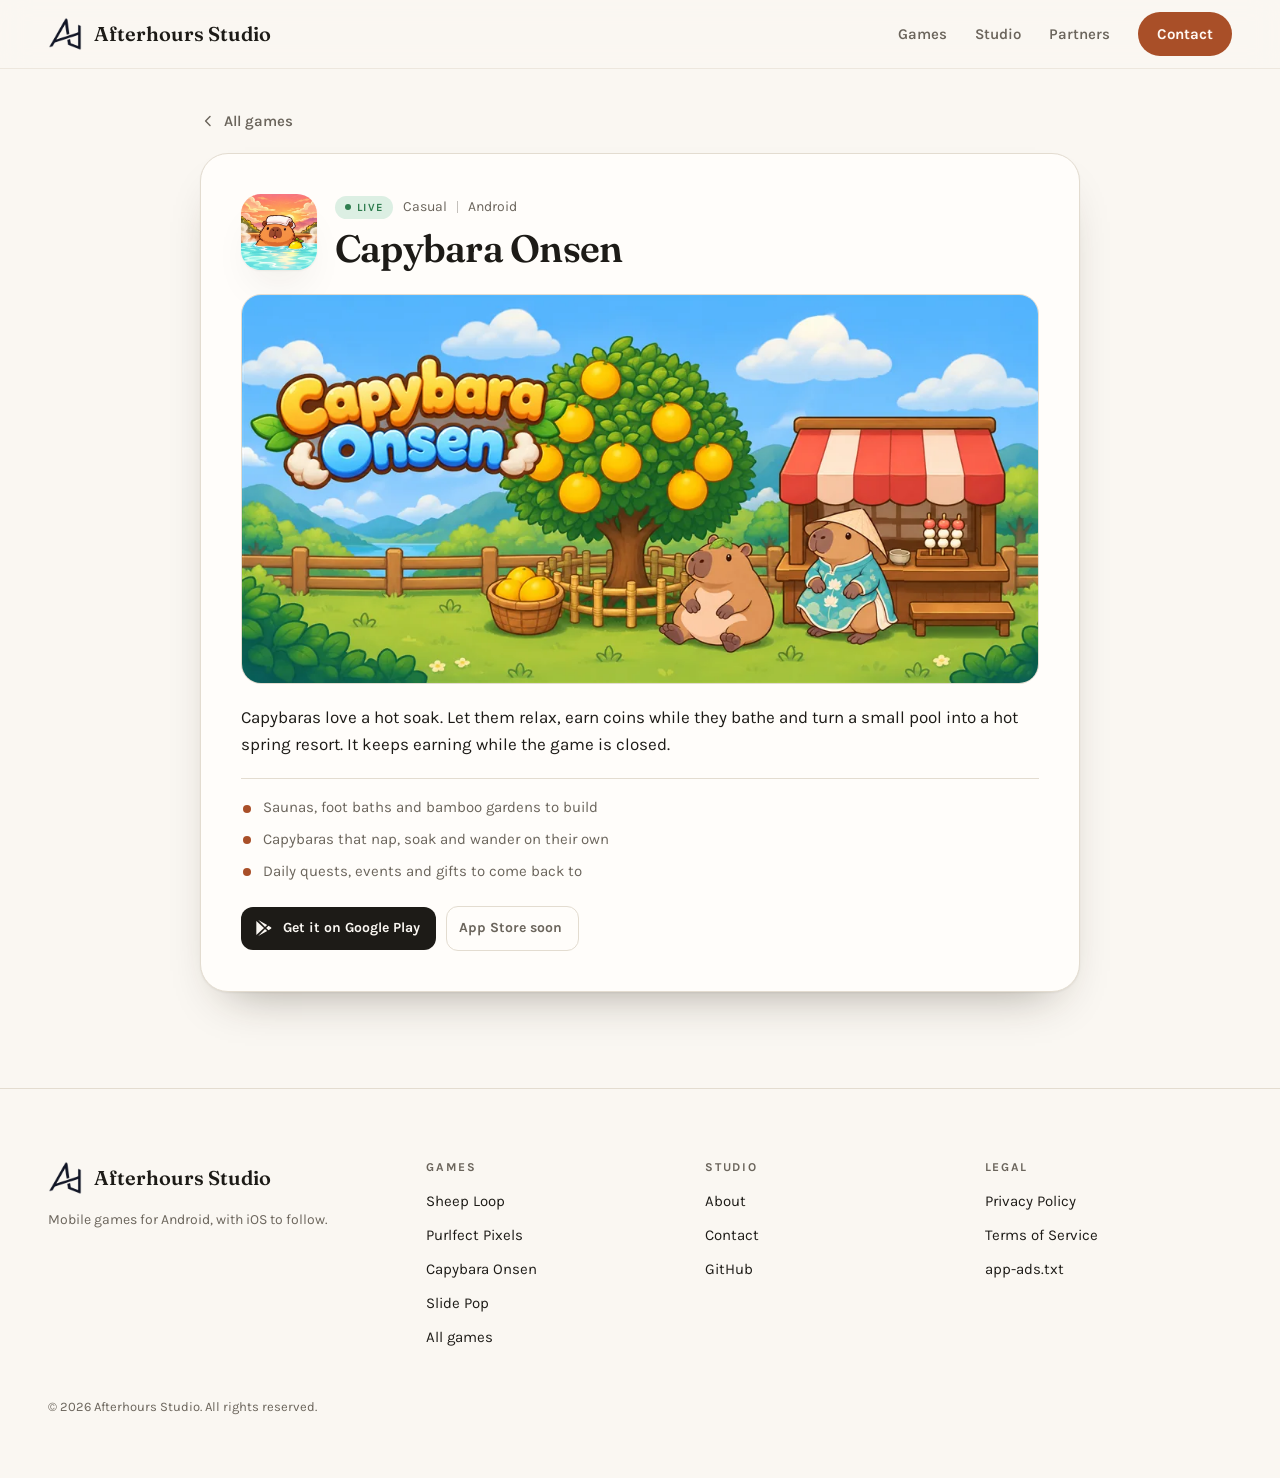
<file: games/capybara-onsen/index.html>
<!doctype html>
<html lang="en">
<head>
<meta charset="utf-8">
<meta name="viewport" content="width=device-width, initial-scale=1">
<title>Capybara Onsen - Afterhours Studio</title>
<meta name="description" content="Capybara Onsen by Afterhours Studio: Soak cute capybaras and grow a relaxing hot spring onsen.">
<link rel="canonical" href="https://afterhours-studio.github.io/games/capybara-onsen/">
<meta property="og:type" content="website">
<meta property="og:title" content="Capybara Onsen">
<meta property="og:description" content="Soak cute capybaras and grow a relaxing hot spring onsen.">
<meta property="og:url" content="https://afterhours-studio.github.io/games/capybara-onsen/">
<meta property="og:image" content="https://afterhours-studio.github.io/assets/games/capybara-onsen/feature.webp">
<meta name="twitter:card" content="summary_large_image">
<link rel="icon" href="/assets/games/capybara-onsen/icon.webp" type="image/webp">
<link rel="preload" href="/assets/fonts/fraunces-var-latin.woff2" as="font" type="font/woff2" crossorigin>
<link rel="preload" href="/assets/fonts/karla-var-latin.woff2" as="font" type="font/woff2" crossorigin>
<link rel="stylesheet" href="/assets/css/site.css?v=e2967dfac1">
</head>
<body>
<header class="nav" id="top">
  <div class="wrap">
    <a class="brand" href="/" aria-label="Afterhours Studio home"><img src="/assets/brand/icon-180.png" alt="" width="34" height="34"><span>Afterhours Studio</span></a>
    <nav>
      <a href="/#games">Games</a>
      <a href="/#studio">Studio</a>
      <a href="/#partner">Partners</a>
      <a class="btn primary" href="mailto:support@aftergamelab.com">Contact</a>
    </nav>
  </div>
</header>

<main class="page-main">
  <a class="back" href="/#games"><svg width="16" height="16" viewBox="0 0 20 20" fill="none" stroke="currentColor" stroke-width="1.8" stroke-linecap="round" stroke-linejoin="round" aria-hidden="true"><path d="M12.5 4.5 7 10l5.5 5.5"/></svg>All games</a>
  <article class="game-card page-card">
    <div class="card-head">
      <img src="/assets/games/capybara-onsen/icon.webp" alt="Capybara Onsen app icon" width="76" height="76">
      <div>
        <div class="meta"><span class="chip on">Live</span>Casual<span class="sep" aria-hidden="true"></span>Android</div>
        <h1>Capybara Onsen</h1>
      </div>
    </div>
    <div class="card-body">
      <div class="media feature-art"><img src="/assets/games/capybara-onsen/feature.webp" alt="Capybara Onsen feature art" width="1024" height="500" loading="lazy"></div>
      <div class="card-text">
        <p class="card-about">Capybaras love a hot soak. Let them relax, earn coins while they bathe and turn a small pool into a hot spring resort. It keeps earning while the game is closed.</p>
        <ul class="card-points"><li>Saunas, foot baths and bamboo gardens to build</li><li>Capybaras that nap, soak and wander on their own</li><li>Daily quests, events and gifts to come back to</li></ul>
        <p class="actions">
          <a class="play" href="https://play.google.com/store/apps/details?id=com.afterhours.cpbronsen" rel="noopener"><svg viewBox="0 0 24 24" fill="currentColor" aria-hidden="true" focusable="false"><path d="M4 3.5v17l9.2-8.5L4 3.5Zm10.4 9.6 2.6 2.4-10.7 6.1 8.1-8.5Zm0-2.2L6.3 2.4 17 8.5l-2.6 2.4Zm4.2-1.5 2.9 1.7c.7.4.7 1.4 0 1.8l-2.9 1.7-2.8-2.6 2.8-2.6Z"/></svg>Get it on Google Play</a>
          <span class="play disabled" aria-disabled="true">App Store soon</span>
        </p>
        
      </div>
    </div>
  </article>
</main>

<footer>
  <div class="wrap">
    <div>
      <a class="brand" href="/"><img src="/assets/brand/icon-180.png" alt="" width="34" height="34">Afterhours Studio</a>
      <p class="small">Mobile games for Android, with iOS to follow.</p>
    </div>
    <div><h4>Games</h4><ul><li><a href="/games/sheep-loop/">Sheep Loop</a></li><li><a href="/games/purlfect-pixels/">Purlfect Pixels</a></li><li><a href="/games/capybara-onsen/">Capybara Onsen</a></li><li><a href="/games/slide-pop/">Slide Pop</a></li><li><a href="/#games">All games</a></li></ul></div>
    <div><h4>Studio</h4><ul><li><a href="/#studio">About</a></li><li><a href="mailto:support@aftergamelab.com">Contact</a></li><li><a href="https://github.com/Afterhours-Studio" rel="noopener">GitHub</a></li></ul></div>
    <div><h4>Legal</h4><ul><li><a href="/privacy/">Privacy Policy</a></li><li><a href="/terms/">Terms of Service</a></li><li><a href="/app-ads.txt">app-ads.txt</a></li></ul></div>
  </div>
  <p class="wrap legal">&copy; 2026 Afterhours Studio. All rights reserved.</p>
</footer>

</body>
</html>
</file>
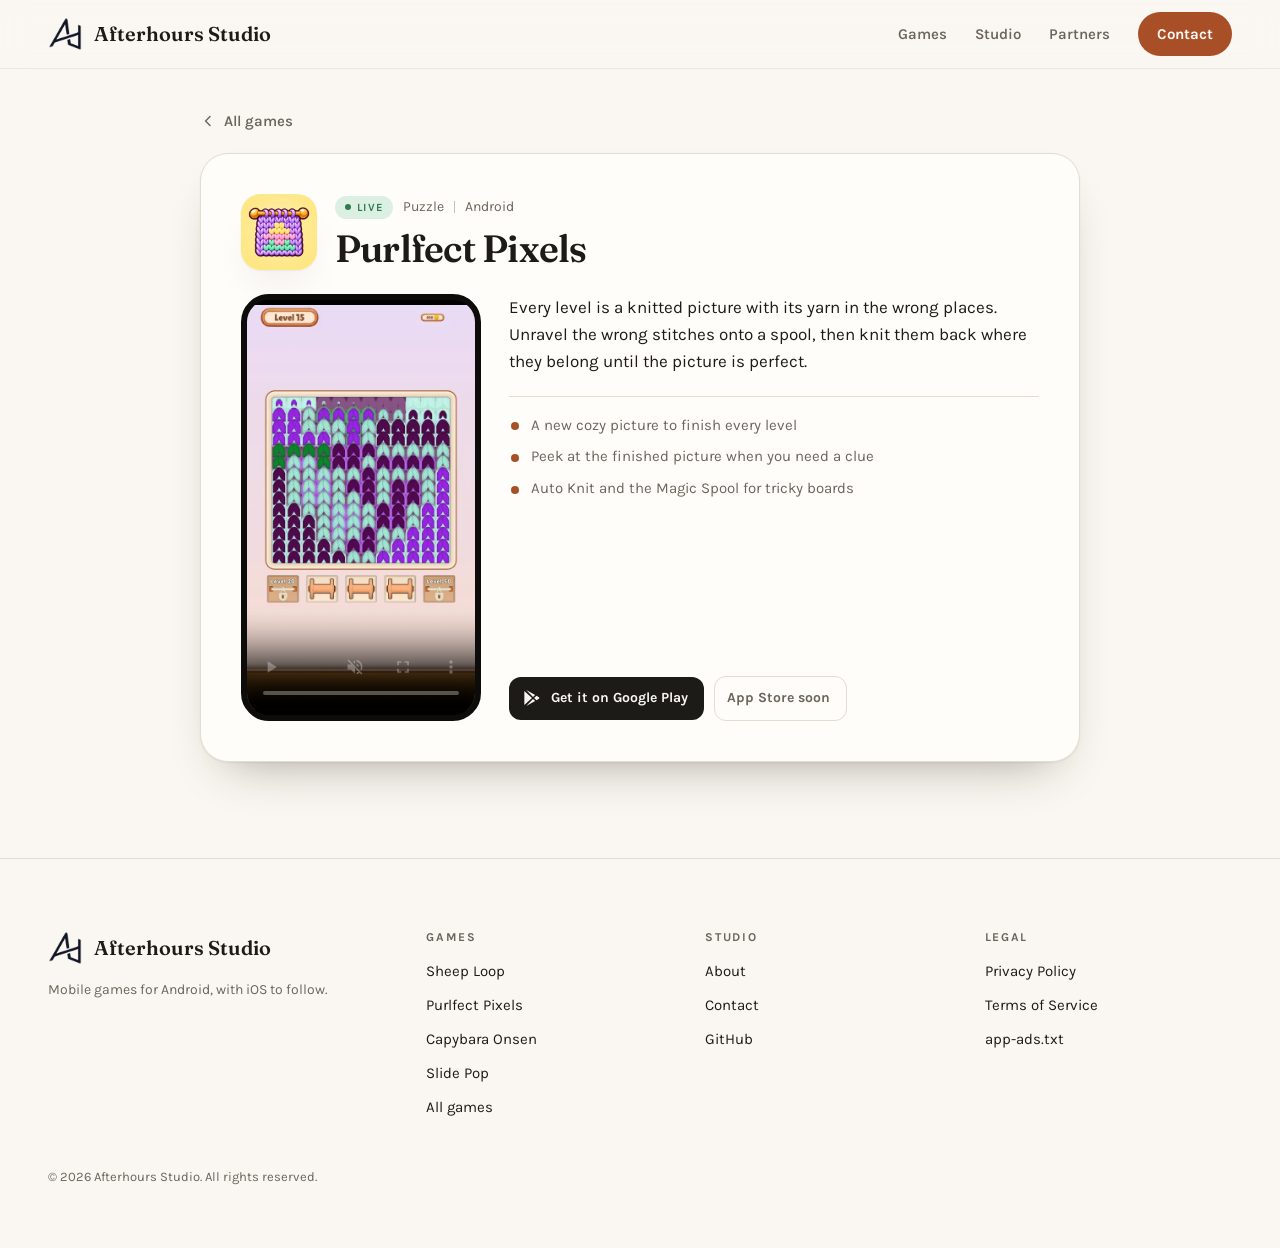
<file: games/purlfect-pixels/index.html>
<!doctype html>
<html lang="en">
<head>
<meta charset="utf-8">
<meta name="viewport" content="width=device-width, initial-scale=1">
<title>Purlfect Pixels - Afterhours Studio</title>
<meta name="description" content="Purlfect Pixels by Afterhours Studio: Unravel yarn, fill the holes and knit cozy pixel art in a relaxing wool puzzle.">
<link rel="canonical" href="https://afterhours-studio.github.io/games/purlfect-pixels/">
<meta property="og:type" content="website">
<meta property="og:title" content="Purlfect Pixels">
<meta property="og:description" content="Unravel yarn, fill the holes and knit cozy pixel art in a relaxing wool puzzle.">
<meta property="og:url" content="https://afterhours-studio.github.io/games/purlfect-pixels/">
<meta property="og:image" content="https://afterhours-studio.github.io/assets/games/purlfect-pixels/feature.webp">
<meta name="twitter:card" content="summary_large_image">
<link rel="icon" href="/assets/games/purlfect-pixels/icon.webp" type="image/webp">
<link rel="preload" href="/assets/fonts/fraunces-var-latin.woff2" as="font" type="font/woff2" crossorigin>
<link rel="preload" href="/assets/fonts/karla-var-latin.woff2" as="font" type="font/woff2" crossorigin>
<link rel="stylesheet" href="/assets/css/site.css?v=e2967dfac1">
</head>
<body>
<header class="nav" id="top">
  <div class="wrap">
    <a class="brand" href="/" aria-label="Afterhours Studio home"><img src="/assets/brand/icon-180.png" alt="" width="34" height="34"><span>Afterhours Studio</span></a>
    <nav>
      <a href="/#games">Games</a>
      <a href="/#studio">Studio</a>
      <a href="/#partner">Partners</a>
      <a class="btn primary" href="mailto:support@aftergamelab.com">Contact</a>
    </nav>
  </div>
</header>

<main class="page-main">
  <a class="back" href="/#games"><svg width="16" height="16" viewBox="0 0 20 20" fill="none" stroke="currentColor" stroke-width="1.8" stroke-linecap="round" stroke-linejoin="round" aria-hidden="true"><path d="M12.5 4.5 7 10l5.5 5.5"/></svg>All games</a>
  <article class="game-card page-card">
    <div class="card-head">
      <img src="/assets/games/purlfect-pixels/icon.webp" alt="Purlfect Pixels app icon" width="76" height="76">
      <div>
        <div class="meta"><span class="chip on">Live</span>Puzzle<span class="sep" aria-hidden="true"></span>Android</div>
        <h1>Purlfect Pixels</h1>
      </div>
    </div>
    <div class="card-body has-video">
      <div class="media gameplay"><video src="/assets/games/purlfect-pixels/gameplay.mp4" poster="/assets/games/purlfect-pixels/gameplay.webp" autoplay muted loop playsinline controls preload="metadata" aria-label="Purlfect Pixels gameplay"></video></div>
      <div class="card-text">
        <p class="card-about">Every level is a knitted picture with its yarn in the wrong places. Unravel the wrong stitches onto a spool, then knit them back where they belong until the picture is perfect.</p>
        <ul class="card-points"><li>A new cozy picture to finish every level</li><li>Peek at the finished picture when you need a clue</li><li>Auto Knit and the Magic Spool for tricky boards</li></ul>
        <p class="actions">
          <a class="play" href="https://play.google.com/store/apps/details?id=com.afterhours.purlfectpixels" rel="noopener"><svg viewBox="0 0 24 24" fill="currentColor" aria-hidden="true" focusable="false"><path d="M4 3.5v17l9.2-8.5L4 3.5Zm10.4 9.6 2.6 2.4-10.7 6.1 8.1-8.5Zm0-2.2L6.3 2.4 17 8.5l-2.6 2.4Zm4.2-1.5 2.9 1.7c.7.4.7 1.4 0 1.8l-2.9 1.7-2.8-2.6 2.8-2.6Z"/></svg>Get it on Google Play</a>
          <span class="play disabled" aria-disabled="true">App Store soon</span>
        </p>
        
      </div>
    </div>
  </article>
</main>

<footer>
  <div class="wrap">
    <div>
      <a class="brand" href="/"><img src="/assets/brand/icon-180.png" alt="" width="34" height="34">Afterhours Studio</a>
      <p class="small">Mobile games for Android, with iOS to follow.</p>
    </div>
    <div><h4>Games</h4><ul><li><a href="/games/sheep-loop/">Sheep Loop</a></li><li><a href="/games/purlfect-pixels/">Purlfect Pixels</a></li><li><a href="/games/capybara-onsen/">Capybara Onsen</a></li><li><a href="/games/slide-pop/">Slide Pop</a></li><li><a href="/#games">All games</a></li></ul></div>
    <div><h4>Studio</h4><ul><li><a href="/#studio">About</a></li><li><a href="mailto:support@aftergamelab.com">Contact</a></li><li><a href="https://github.com/Afterhours-Studio" rel="noopener">GitHub</a></li></ul></div>
    <div><h4>Legal</h4><ul><li><a href="/privacy/">Privacy Policy</a></li><li><a href="/terms/">Terms of Service</a></li><li><a href="/app-ads.txt">app-ads.txt</a></li></ul></div>
  </div>
  <p class="wrap legal">&copy; 2026 Afterhours Studio. All rights reserved.</p>
</footer>

</body>
</html>
</file>
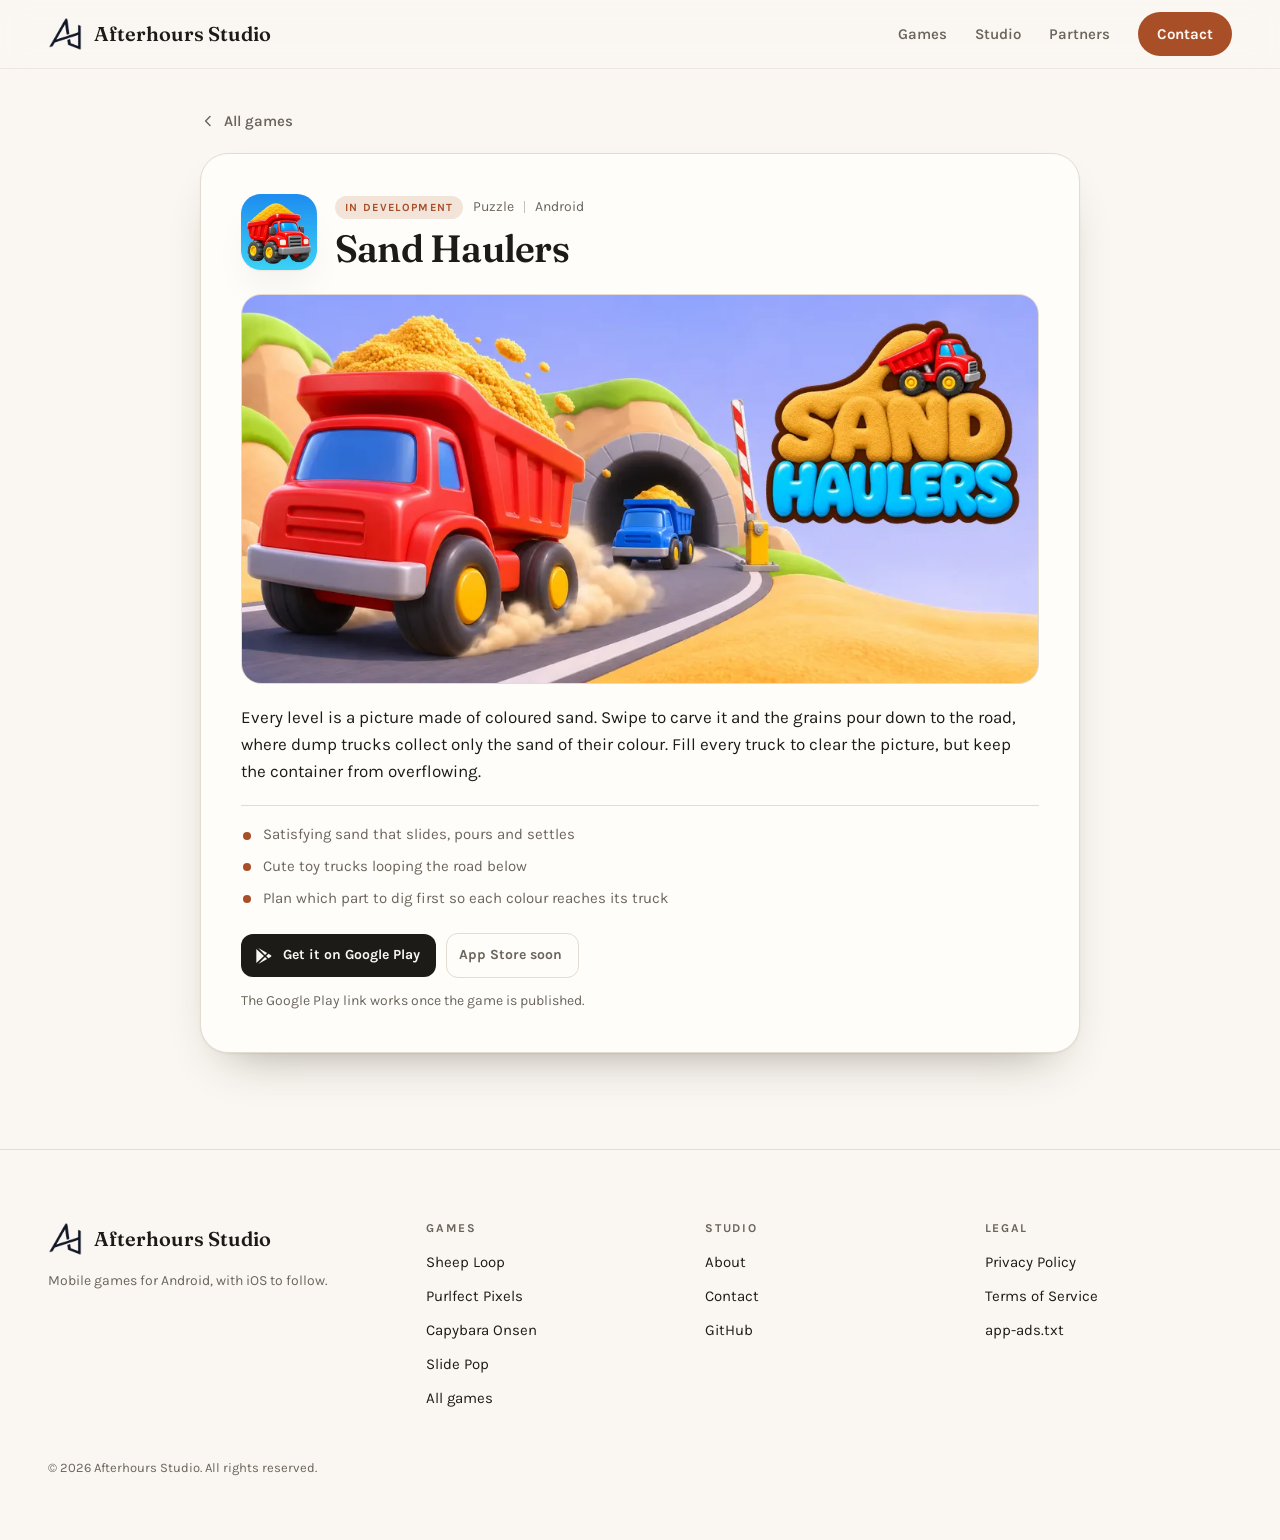
<file: games/sand-haulers/index.html>
<!doctype html>
<html lang="en">
<head>
<meta charset="utf-8">
<meta name="viewport" content="width=device-width, initial-scale=1">
<title>Sand Haulers - Afterhours Studio</title>
<meta name="description" content="Sand Haulers by Afterhours Studio: Swipe a picture made of sand and fill every toy truck with its own colour.">
<link rel="canonical" href="https://afterhours-studio.github.io/games/sand-haulers/">
<meta property="og:type" content="website">
<meta property="og:title" content="Sand Haulers">
<meta property="og:description" content="Swipe a picture made of sand and fill every toy truck with its own colour.">
<meta property="og:url" content="https://afterhours-studio.github.io/games/sand-haulers/">
<meta property="og:image" content="https://afterhours-studio.github.io/assets/games/sand-haulers/feature.webp">
<meta name="twitter:card" content="summary_large_image">
<link rel="icon" href="/assets/games/sand-haulers/icon.webp" type="image/webp">
<link rel="preload" href="/assets/fonts/fraunces-var-latin.woff2" as="font" type="font/woff2" crossorigin>
<link rel="preload" href="/assets/fonts/karla-var-latin.woff2" as="font" type="font/woff2" crossorigin>
<link rel="stylesheet" href="/assets/css/site.css?v=e2967dfac1">
</head>
<body>
<header class="nav" id="top">
  <div class="wrap">
    <a class="brand" href="/" aria-label="Afterhours Studio home"><img src="/assets/brand/icon-180.png" alt="" width="34" height="34"><span>Afterhours Studio</span></a>
    <nav>
      <a href="/#games">Games</a>
      <a href="/#studio">Studio</a>
      <a href="/#partner">Partners</a>
      <a class="btn primary" href="mailto:support@aftergamelab.com">Contact</a>
    </nav>
  </div>
</header>

<main class="page-main">
  <a class="back" href="/#games"><svg width="16" height="16" viewBox="0 0 20 20" fill="none" stroke="currentColor" stroke-width="1.8" stroke-linecap="round" stroke-linejoin="round" aria-hidden="true"><path d="M12.5 4.5 7 10l5.5 5.5"/></svg>All games</a>
  <article class="game-card page-card">
    <div class="card-head">
      <img src="/assets/games/sand-haulers/icon.webp" alt="Sand Haulers app icon" width="76" height="76">
      <div>
        <div class="meta"><span class="chip">In development</span>Puzzle<span class="sep" aria-hidden="true"></span>Android</div>
        <h1>Sand Haulers</h1>
      </div>
    </div>
    <div class="card-body">
      <div class="media feature-art"><img src="/assets/games/sand-haulers/feature.webp" alt="Sand Haulers feature art" width="1024" height="500" loading="lazy"></div>
      <div class="card-text">
        <p class="card-about">Every level is a picture made of coloured sand. Swipe to carve it and the grains pour down to the road, where dump trucks collect only the sand of their colour. Fill every truck to clear the picture, but keep the container from overflowing.</p>
        <ul class="card-points"><li>Satisfying sand that slides, pours and settles</li><li>Cute toy trucks looping the road below</li><li>Plan which part to dig first so each colour reaches its truck</li></ul>
        <p class="actions">
          <a class="play" href="https://play.google.com/store/apps/details?id=com.afterhours.sandhaulers" rel="noopener"><svg viewBox="0 0 24 24" fill="currentColor" aria-hidden="true" focusable="false"><path d="M4 3.5v17l9.2-8.5L4 3.5Zm10.4 9.6 2.6 2.4-10.7 6.1 8.1-8.5Zm0-2.2L6.3 2.4 17 8.5l-2.6 2.4Zm4.2-1.5 2.9 1.7c.7.4.7 1.4 0 1.8l-2.9 1.7-2.8-2.6 2.8-2.6Z"/></svg>Get it on Google Play</a>
          <span class="play disabled" aria-disabled="true">App Store soon</span>
        </p>
        <p class="note">The Google Play link works once the game is published.</p>
      </div>
    </div>
  </article>
</main>

<footer>
  <div class="wrap">
    <div>
      <a class="brand" href="/"><img src="/assets/brand/icon-180.png" alt="" width="34" height="34">Afterhours Studio</a>
      <p class="small">Mobile games for Android, with iOS to follow.</p>
    </div>
    <div><h4>Games</h4><ul><li><a href="/games/sheep-loop/">Sheep Loop</a></li><li><a href="/games/purlfect-pixels/">Purlfect Pixels</a></li><li><a href="/games/capybara-onsen/">Capybara Onsen</a></li><li><a href="/games/slide-pop/">Slide Pop</a></li><li><a href="/#games">All games</a></li></ul></div>
    <div><h4>Studio</h4><ul><li><a href="/#studio">About</a></li><li><a href="mailto:support@aftergamelab.com">Contact</a></li><li><a href="https://github.com/Afterhours-Studio" rel="noopener">GitHub</a></li></ul></div>
    <div><h4>Legal</h4><ul><li><a href="/privacy/">Privacy Policy</a></li><li><a href="/terms/">Terms of Service</a></li><li><a href="/app-ads.txt">app-ads.txt</a></li></ul></div>
  </div>
  <p class="wrap legal">&copy; 2026 Afterhours Studio. All rights reserved.</p>
</footer>

</body>
</html>
</file>
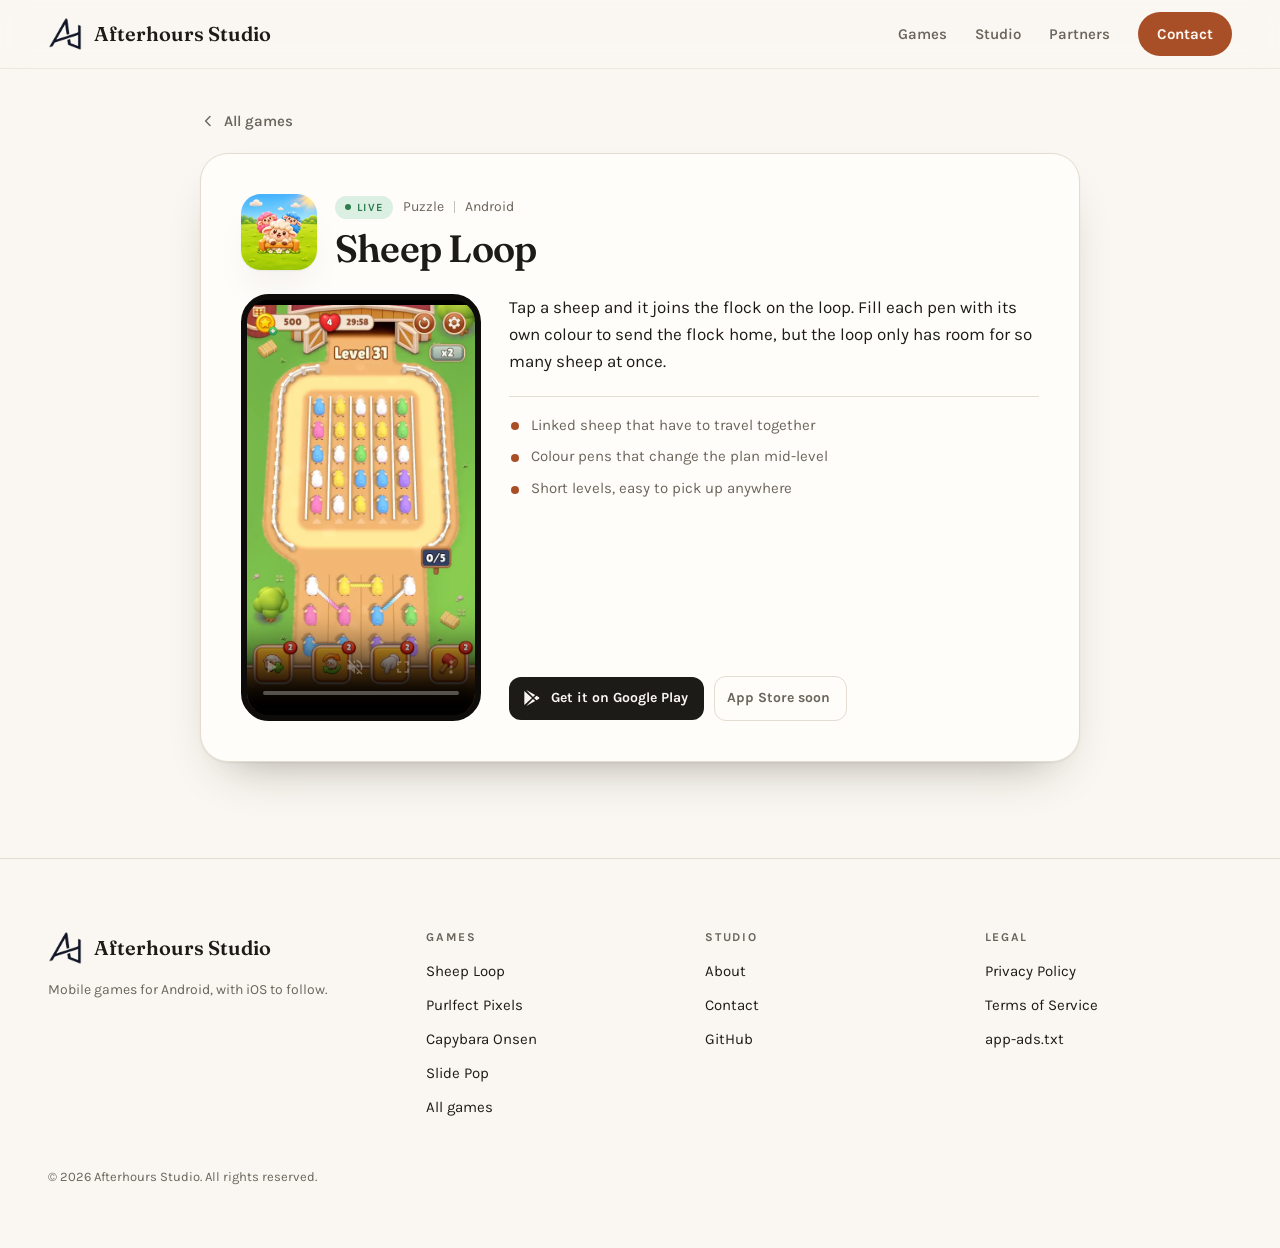
<file: games/sheep-loop/index.html>
<!doctype html>
<html lang="en">
<head>
<meta charset="utf-8">
<meta name="viewport" content="width=device-width, initial-scale=1">
<title>Sheep Loop - Afterhours Studio</title>
<meta name="description" content="Sheep Loop by Afterhours Studio: Guide colourful sheep around the loop and sort them into matching pens.">
<link rel="canonical" href="https://afterhours-studio.github.io/games/sheep-loop/">
<meta property="og:type" content="website">
<meta property="og:title" content="Sheep Loop">
<meta property="og:description" content="Guide colourful sheep around the loop and sort them into matching pens.">
<meta property="og:url" content="https://afterhours-studio.github.io/games/sheep-loop/">
<meta property="og:image" content="https://afterhours-studio.github.io/assets/games/sheep-loop/feature.webp">
<meta name="twitter:card" content="summary_large_image">
<link rel="icon" href="/assets/games/sheep-loop/icon.webp" type="image/webp">
<link rel="preload" href="/assets/fonts/fraunces-var-latin.woff2" as="font" type="font/woff2" crossorigin>
<link rel="preload" href="/assets/fonts/karla-var-latin.woff2" as="font" type="font/woff2" crossorigin>
<link rel="stylesheet" href="/assets/css/site.css?v=e2967dfac1">
</head>
<body>
<header class="nav" id="top">
  <div class="wrap">
    <a class="brand" href="/" aria-label="Afterhours Studio home"><img src="/assets/brand/icon-180.png" alt="" width="34" height="34"><span>Afterhours Studio</span></a>
    <nav>
      <a href="/#games">Games</a>
      <a href="/#studio">Studio</a>
      <a href="/#partner">Partners</a>
      <a class="btn primary" href="mailto:support@aftergamelab.com">Contact</a>
    </nav>
  </div>
</header>

<main class="page-main">
  <a class="back" href="/#games"><svg width="16" height="16" viewBox="0 0 20 20" fill="none" stroke="currentColor" stroke-width="1.8" stroke-linecap="round" stroke-linejoin="round" aria-hidden="true"><path d="M12.5 4.5 7 10l5.5 5.5"/></svg>All games</a>
  <article class="game-card page-card">
    <div class="card-head">
      <img src="/assets/games/sheep-loop/icon.webp" alt="Sheep Loop app icon" width="76" height="76">
      <div>
        <div class="meta"><span class="chip on">Live</span>Puzzle<span class="sep" aria-hidden="true"></span>Android</div>
        <h1>Sheep Loop</h1>
      </div>
    </div>
    <div class="card-body has-video">
      <div class="media gameplay"><video src="/assets/games/sheep-loop/gameplay.mp4" poster="/assets/games/sheep-loop/gameplay.webp" autoplay muted loop playsinline controls preload="metadata" aria-label="Sheep Loop gameplay"></video></div>
      <div class="card-text">
        <p class="card-about">Tap a sheep and it joins the flock on the loop. Fill each pen with its own colour to send the flock home, but the loop only has room for so many sheep at once.</p>
        <ul class="card-points"><li>Linked sheep that have to travel together</li><li>Colour pens that change the plan mid-level</li><li>Short levels, easy to pick up anywhere</li></ul>
        <p class="actions">
          <a class="play" href="https://play.google.com/store/apps/details?id=com.afterhours.sheeploop" rel="noopener"><svg viewBox="0 0 24 24" fill="currentColor" aria-hidden="true" focusable="false"><path d="M4 3.5v17l9.2-8.5L4 3.5Zm10.4 9.6 2.6 2.4-10.7 6.1 8.1-8.5Zm0-2.2L6.3 2.4 17 8.5l-2.6 2.4Zm4.2-1.5 2.9 1.7c.7.4.7 1.4 0 1.8l-2.9 1.7-2.8-2.6 2.8-2.6Z"/></svg>Get it on Google Play</a>
          <span class="play disabled" aria-disabled="true">App Store soon</span>
        </p>
        
      </div>
    </div>
  </article>
</main>

<footer>
  <div class="wrap">
    <div>
      <a class="brand" href="/"><img src="/assets/brand/icon-180.png" alt="" width="34" height="34">Afterhours Studio</a>
      <p class="small">Mobile games for Android, with iOS to follow.</p>
    </div>
    <div><h4>Games</h4><ul><li><a href="/games/sheep-loop/">Sheep Loop</a></li><li><a href="/games/purlfect-pixels/">Purlfect Pixels</a></li><li><a href="/games/capybara-onsen/">Capybara Onsen</a></li><li><a href="/games/slide-pop/">Slide Pop</a></li><li><a href="/#games">All games</a></li></ul></div>
    <div><h4>Studio</h4><ul><li><a href="/#studio">About</a></li><li><a href="mailto:support@aftergamelab.com">Contact</a></li><li><a href="https://github.com/Afterhours-Studio" rel="noopener">GitHub</a></li></ul></div>
    <div><h4>Legal</h4><ul><li><a href="/privacy/">Privacy Policy</a></li><li><a href="/terms/">Terms of Service</a></li><li><a href="/app-ads.txt">app-ads.txt</a></li></ul></div>
  </div>
  <p class="wrap legal">&copy; 2026 Afterhours Studio. All rights reserved.</p>
</footer>

</body>
</html>
</file>
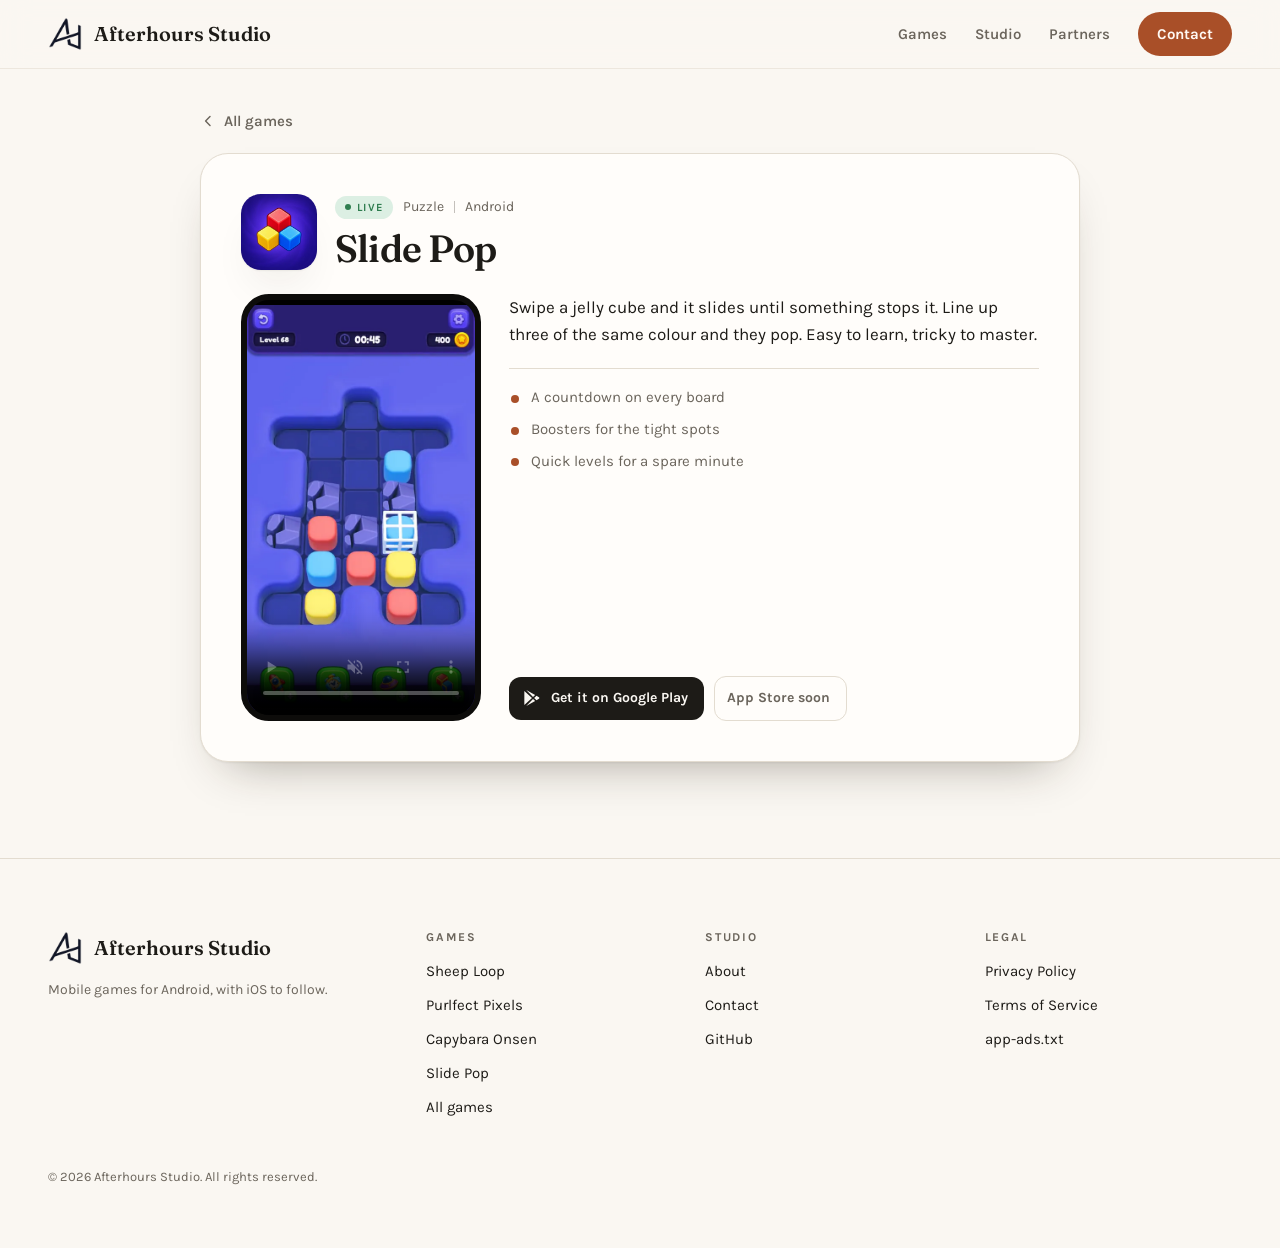
<file: games/slide-pop/index.html>
<!doctype html>
<html lang="en">
<head>
<meta charset="utf-8">
<meta name="viewport" content="width=device-width, initial-scale=1">
<title>Slide Pop - Afterhours Studio</title>
<meta name="description" content="Slide Pop by Afterhours Studio: Slide colourful cubes, match three and clear the board before time runs out.">
<link rel="canonical" href="https://afterhours-studio.github.io/games/slide-pop/">
<meta property="og:type" content="website">
<meta property="og:title" content="Slide Pop">
<meta property="og:description" content="Slide colourful cubes, match three and clear the board before time runs out.">
<meta property="og:url" content="https://afterhours-studio.github.io/games/slide-pop/">
<meta property="og:image" content="https://afterhours-studio.github.io/assets/games/slide-pop/feature.webp">
<meta name="twitter:card" content="summary_large_image">
<link rel="icon" href="/assets/games/slide-pop/icon.webp" type="image/webp">
<link rel="preload" href="/assets/fonts/fraunces-var-latin.woff2" as="font" type="font/woff2" crossorigin>
<link rel="preload" href="/assets/fonts/karla-var-latin.woff2" as="font" type="font/woff2" crossorigin>
<link rel="stylesheet" href="/assets/css/site.css?v=e2967dfac1">
</head>
<body>
<header class="nav" id="top">
  <div class="wrap">
    <a class="brand" href="/" aria-label="Afterhours Studio home"><img src="/assets/brand/icon-180.png" alt="" width="34" height="34"><span>Afterhours Studio</span></a>
    <nav>
      <a href="/#games">Games</a>
      <a href="/#studio">Studio</a>
      <a href="/#partner">Partners</a>
      <a class="btn primary" href="mailto:support@aftergamelab.com">Contact</a>
    </nav>
  </div>
</header>

<main class="page-main">
  <a class="back" href="/#games"><svg width="16" height="16" viewBox="0 0 20 20" fill="none" stroke="currentColor" stroke-width="1.8" stroke-linecap="round" stroke-linejoin="round" aria-hidden="true"><path d="M12.5 4.5 7 10l5.5 5.5"/></svg>All games</a>
  <article class="game-card page-card">
    <div class="card-head">
      <img src="/assets/games/slide-pop/icon.webp" alt="Slide Pop app icon" width="76" height="76">
      <div>
        <div class="meta"><span class="chip on">Live</span>Puzzle<span class="sep" aria-hidden="true"></span>Android</div>
        <h1>Slide Pop</h1>
      </div>
    </div>
    <div class="card-body has-video">
      <div class="media gameplay"><video src="/assets/games/slide-pop/gameplay.mp4" poster="/assets/games/slide-pop/gameplay.webp" autoplay muted loop playsinline controls preload="metadata" aria-label="Slide Pop gameplay"></video></div>
      <div class="card-text">
        <p class="card-about">Swipe a jelly cube and it slides until something stops it. Line up three of the same colour and they pop. Easy to learn, tricky to master.</p>
        <ul class="card-points"><li>A countdown on every board</li><li>Boosters for the tight spots</li><li>Quick levels for a spare minute</li></ul>
        <p class="actions">
          <a class="play" href="https://play.google.com/store/apps/details?id=com.afterhours.slidepop" rel="noopener"><svg viewBox="0 0 24 24" fill="currentColor" aria-hidden="true" focusable="false"><path d="M4 3.5v17l9.2-8.5L4 3.5Zm10.4 9.6 2.6 2.4-10.7 6.1 8.1-8.5Zm0-2.2L6.3 2.4 17 8.5l-2.6 2.4Zm4.2-1.5 2.9 1.7c.7.4.7 1.4 0 1.8l-2.9 1.7-2.8-2.6 2.8-2.6Z"/></svg>Get it on Google Play</a>
          <span class="play disabled" aria-disabled="true">App Store soon</span>
        </p>
        
      </div>
    </div>
  </article>
</main>

<footer>
  <div class="wrap">
    <div>
      <a class="brand" href="/"><img src="/assets/brand/icon-180.png" alt="" width="34" height="34">Afterhours Studio</a>
      <p class="small">Mobile games for Android, with iOS to follow.</p>
    </div>
    <div><h4>Games</h4><ul><li><a href="/games/sheep-loop/">Sheep Loop</a></li><li><a href="/games/purlfect-pixels/">Purlfect Pixels</a></li><li><a href="/games/capybara-onsen/">Capybara Onsen</a></li><li><a href="/games/slide-pop/">Slide Pop</a></li><li><a href="/#games">All games</a></li></ul></div>
    <div><h4>Studio</h4><ul><li><a href="/#studio">About</a></li><li><a href="mailto:support@aftergamelab.com">Contact</a></li><li><a href="https://github.com/Afterhours-Studio" rel="noopener">GitHub</a></li></ul></div>
    <div><h4>Legal</h4><ul><li><a href="/privacy/">Privacy Policy</a></li><li><a href="/terms/">Terms of Service</a></li><li><a href="/app-ads.txt">app-ads.txt</a></li></ul></div>
  </div>
  <p class="wrap legal">&copy; 2026 Afterhours Studio. All rights reserved.</p>
</footer>

</body>
</html>
</file>
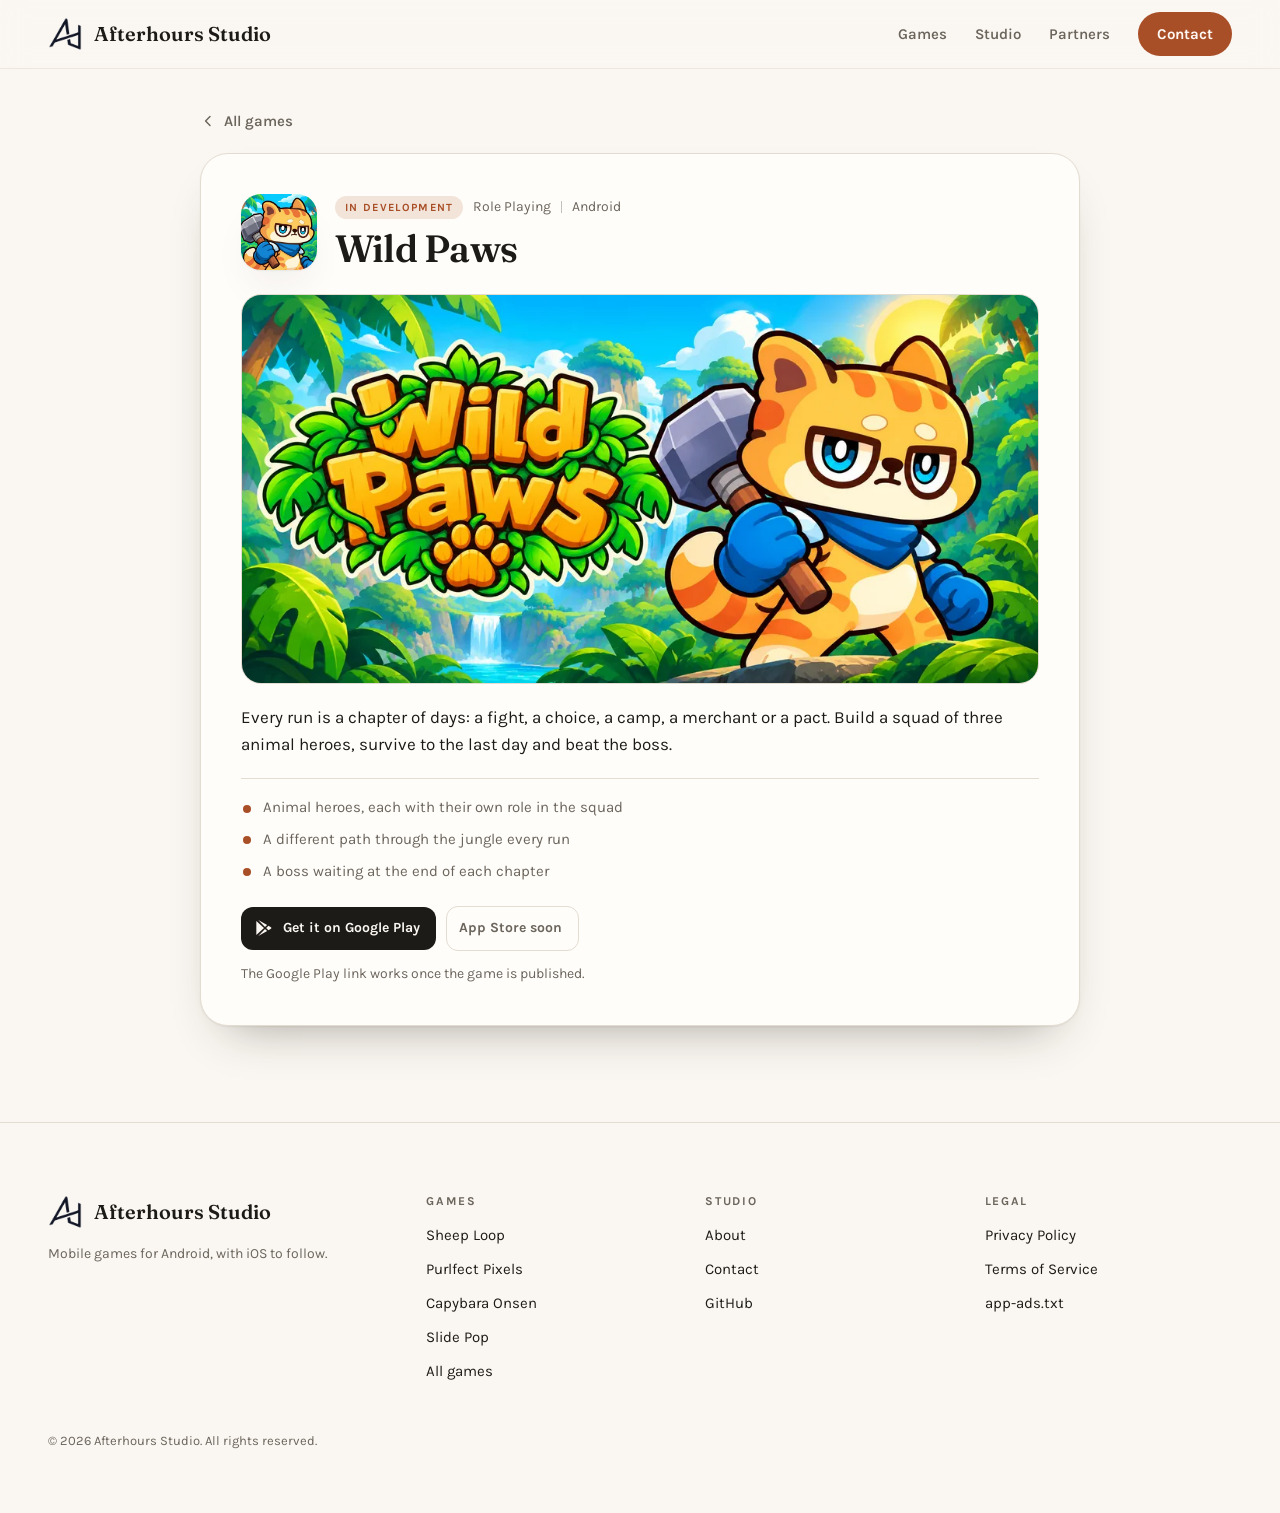
<file: games/wild-paws/index.html>
<!doctype html>
<html lang="en">
<head>
<meta charset="utf-8">
<meta name="viewport" content="width=device-width, initial-scale=1">
<title>Wild Paws - Afterhours Studio</title>
<meta name="description" content="Wild Paws by Afterhours Studio: Lead a squad of animal heroes through the jungle in a roguelike RPG.">
<link rel="canonical" href="https://afterhours-studio.github.io/games/wild-paws/">
<meta property="og:type" content="website">
<meta property="og:title" content="Wild Paws">
<meta property="og:description" content="Lead a squad of animal heroes through the jungle in a roguelike RPG.">
<meta property="og:url" content="https://afterhours-studio.github.io/games/wild-paws/">
<meta property="og:image" content="https://afterhours-studio.github.io/assets/games/wild-paws/feature.webp">
<meta name="twitter:card" content="summary_large_image">
<link rel="icon" href="/assets/games/wild-paws/icon.webp" type="image/webp">
<link rel="preload" href="/assets/fonts/fraunces-var-latin.woff2" as="font" type="font/woff2" crossorigin>
<link rel="preload" href="/assets/fonts/karla-var-latin.woff2" as="font" type="font/woff2" crossorigin>
<link rel="stylesheet" href="/assets/css/site.css?v=e2967dfac1">
</head>
<body>
<header class="nav" id="top">
  <div class="wrap">
    <a class="brand" href="/" aria-label="Afterhours Studio home"><img src="/assets/brand/icon-180.png" alt="" width="34" height="34"><span>Afterhours Studio</span></a>
    <nav>
      <a href="/#games">Games</a>
      <a href="/#studio">Studio</a>
      <a href="/#partner">Partners</a>
      <a class="btn primary" href="mailto:support@aftergamelab.com">Contact</a>
    </nav>
  </div>
</header>

<main class="page-main">
  <a class="back" href="/#games"><svg width="16" height="16" viewBox="0 0 20 20" fill="none" stroke="currentColor" stroke-width="1.8" stroke-linecap="round" stroke-linejoin="round" aria-hidden="true"><path d="M12.5 4.5 7 10l5.5 5.5"/></svg>All games</a>
  <article class="game-card page-card">
    <div class="card-head">
      <img src="/assets/games/wild-paws/icon.webp" alt="Wild Paws app icon" width="76" height="76">
      <div>
        <div class="meta"><span class="chip">In development</span>Role Playing<span class="sep" aria-hidden="true"></span>Android</div>
        <h1>Wild Paws</h1>
      </div>
    </div>
    <div class="card-body">
      <div class="media feature-art"><img src="/assets/games/wild-paws/feature.webp" alt="Wild Paws feature art" width="1024" height="500" loading="lazy"></div>
      <div class="card-text">
        <p class="card-about">Every run is a chapter of days: a fight, a choice, a camp, a merchant or a pact. Build a squad of three animal heroes, survive to the last day and beat the boss.</p>
        <ul class="card-points"><li>Animal heroes, each with their own role in the squad</li><li>A different path through the jungle every run</li><li>A boss waiting at the end of each chapter</li></ul>
        <p class="actions">
          <a class="play" href="https://play.google.com/store/apps/details?id=com.afterhours.jungletactics" rel="noopener"><svg viewBox="0 0 24 24" fill="currentColor" aria-hidden="true" focusable="false"><path d="M4 3.5v17l9.2-8.5L4 3.5Zm10.4 9.6 2.6 2.4-10.7 6.1 8.1-8.5Zm0-2.2L6.3 2.4 17 8.5l-2.6 2.4Zm4.2-1.5 2.9 1.7c.7.4.7 1.4 0 1.8l-2.9 1.7-2.8-2.6 2.8-2.6Z"/></svg>Get it on Google Play</a>
          <span class="play disabled" aria-disabled="true">App Store soon</span>
        </p>
        <p class="note">The Google Play link works once the game is published.</p>
      </div>
    </div>
  </article>
</main>

<footer>
  <div class="wrap">
    <div>
      <a class="brand" href="/"><img src="/assets/brand/icon-180.png" alt="" width="34" height="34">Afterhours Studio</a>
      <p class="small">Mobile games for Android, with iOS to follow.</p>
    </div>
    <div><h4>Games</h4><ul><li><a href="/games/sheep-loop/">Sheep Loop</a></li><li><a href="/games/purlfect-pixels/">Purlfect Pixels</a></li><li><a href="/games/capybara-onsen/">Capybara Onsen</a></li><li><a href="/games/slide-pop/">Slide Pop</a></li><li><a href="/#games">All games</a></li></ul></div>
    <div><h4>Studio</h4><ul><li><a href="/#studio">About</a></li><li><a href="mailto:support@aftergamelab.com">Contact</a></li><li><a href="https://github.com/Afterhours-Studio" rel="noopener">GitHub</a></li></ul></div>
    <div><h4>Legal</h4><ul><li><a href="/privacy/">Privacy Policy</a></li><li><a href="/terms/">Terms of Service</a></li><li><a href="/app-ads.txt">app-ads.txt</a></li></ul></div>
  </div>
  <p class="wrap legal">&copy; 2026 Afterhours Studio. All rights reserved.</p>
</footer>

</body>
</html>
</file>
<file: assets/css/site.css>
/* The one stylesheet for every page: home, /games/<slug>/, privacy and terms.
   Header, footer, game cards, stats and the game modal are built by tools/build_games.py
   from tools/games.json; run tools/stamp_css.py after changing this file. */
@font-face { font-family: "Fraunces"; src: url("/assets/fonts/fraunces-var-latin.woff2") format("woff2-variations"); font-weight: 100 900; font-display: swap; }
@font-face { font-family: "Karla"; src: url("/assets/fonts/karla-var-latin.woff2") format("woff2-variations"); font-weight: 200 800; font-display: swap; }

:root {
  --paper: #faf7f2; --raised: #fffdfa; --sunk: #f1ebe1;
  --ink: #1d1b17; --muted: #6b655c; --line: #e3dcd0;
  --accent: #a94f28; --accent-ink: #fff8f2; --accent-soft: #f2e4d9;
  --live: #2f7d4f; --live-soft: #dcefe3;
  --glow: rgba(169, 79, 40, .18);
  --shadow: 0 1px 2px rgba(40,30,16,.06), 0 24px 48px -28px rgba(40,30,16,.45);
  --display: "Fraunces", Georgia, serif;
  --body: "Karla", "Segoe UI", Helvetica, Arial, sans-serif;
  --wrap: 1440px;
  --gutter: clamp(16px, 4vw, 48px);
}
@media (prefers-color-scheme: dark) {
  :root {
    --paper: #13110e; --raised: #1c1915; --sunk: #191612;
    --ink: #efe9df; --muted: #9d958a; --line: #2e2922;
    --accent: #e8986a; --accent-ink: #1a110b; --accent-soft: #2b2119;
    --live: #7fd3a0; --live-soft: #17281e;
    --glow: rgba(232, 152, 106, .16);
    --shadow: 0 1px 2px rgba(0,0,0,.5), 0 28px 56px -30px rgba(0,0,0,.95);
  }
}

* { box-sizing: border-box; }
html { scroll-behavior: smooth; -webkit-text-size-adjust: 100%; }
body { margin: 0; background: var(--paper); color: var(--ink); font: 400 17px/1.6 var(--body); overflow-x: hidden; }
img, video { display: block; max-width: 100%; }
a { color: inherit; text-decoration: none; }
.wrap { width: min(var(--wrap), 100% - 2 * var(--gutter)); margin-inline: auto; }

.eyebrow { font: 700 12px/1 var(--body); letter-spacing: .16em; text-transform: uppercase; color: var(--accent); margin: 0 0 18px; }
h1, h2, h3 { font-family: var(--display); font-weight: 600; letter-spacing: -.02em; margin: 0; }
.section-head { display: flex; align-items: end; justify-content: space-between; gap: 24px; margin-bottom: 32px; }
.section-head h2 { font-size: clamp(30px, 4vw, 44px); line-height: 1.05; }
.section-head p { color: var(--muted); margin: 10px 0 0; }

.btn { display: inline-flex; align-items: center; gap: 10px; padding: 13px 22px; border-radius: 999px; font-weight: 700; font-size: 15px; border: 1px solid var(--line); background: var(--raised); transition: transform .15s ease, background .15s ease; }
.btn:hover { transform: translateY(-1px); }
.btn.primary { background: var(--accent); color: var(--accent-ink); border-color: transparent; }
.btn svg { width: 18px; height: 18px; }

/* Nav */
.nav { position: sticky; top: 0; z-index: 10; backdrop-filter: blur(14px); background: color-mix(in srgb, var(--paper) 82%, transparent); border-bottom: 1px solid color-mix(in srgb, var(--line) 60%, transparent); }
.nav .wrap { display: flex; align-items: center; justify-content: space-between; height: 68px; }
.brand { display: flex; align-items: center; gap: 12px; font: 600 20px/1 var(--display); }
.brand img { width: 34px; height: 34px; filter: invert(1); }
@media (prefers-color-scheme: dark) { .brand img { filter: none; } }
.nav nav { display: flex; align-items: center; gap: 28px; font-weight: 600; font-size: 15px; }
.nav nav a:not(.btn) { color: var(--muted); }
.nav nav a:not(.btn):hover { color: var(--ink); }
.nav .btn { padding: 9px 18px; }

/* Hero */
.hero { position: relative; padding: 72px 0 96px; }
.hero::before { content: ""; position: absolute; inset: -120px 0 auto; height: 720px; background: radial-gradient(600px 380px at 78% 40%, var(--glow), transparent 70%); pointer-events: none; z-index: -1; }
.hero .wrap { display: grid; grid-template-columns: 1.1fr .9fr; gap: 56px; align-items: center; }
.hero h1 { font-size: clamp(44px, 6.4vw, 84px); line-height: .98; }
.hero h1 em { font-style: italic; color: var(--accent); font-weight: 500; }
.hero .lede { font-size: 20px; color: var(--muted); max-width: 40ch; margin: 24px 0 34px; }
.hero .ctas { display: flex; flex-wrap: wrap; gap: 12px; }
.stats { display: flex; gap: 40px; margin-top: 48px; padding-top: 28px; border-top: 1px solid var(--line); }
.stats b { display: block; font: 600 34px/1 var(--display); }
.stats span { color: var(--muted); font-size: 14px; }

.showcase { position: relative; justify-self: center; }
.phone { width: 290px; aspect-ratio: 9 / 19.5; border-radius: 44px; padding: 10px; background: #0d0c0a; box-shadow: var(--shadow), 0 0 0 1px rgba(255,255,255,.06) inset; }
.phone video { width: 100%; height: 100%; object-fit: cover; border-radius: 34px; }
.float { position: absolute; width: 84px; height: 84px; border-radius: 22px; box-shadow: var(--shadow); animation: bob 6s ease-in-out infinite; }
.float.a { left: -70px; top: 14%; }
.float.b { right: -64px; top: 38%; animation-delay: -2s; }
.float.c { left: -40px; bottom: 10%; animation-delay: -4s; }
@keyframes bob { 50% { transform: translateY(-12px) rotate(-2deg); } }

/* Live games */
.live { padding: 40px 0 96px; }
.live-grid { display: grid; grid-template-columns: repeat(auto-fit, minmax(300px, 1fr)); gap: 24px; }
.live-card { position: relative; border-radius: 28px; overflow: hidden; background: var(--raised); border: 1px solid var(--line); box-shadow: var(--shadow); display: flex; flex-direction: column; }
.live-card .art { aspect-ratio: 1024 / 500; overflow: hidden; }
.live-card .art img { width: 100%; height: 100%; object-fit: cover; transition: transform .5s ease; }
.live-card:hover .art img { transform: scale(1.04); }
.live-card .body { display: grid; gap: 14px; padding: 0 24px 24px; align-items: start; }
.live-card .icon { position: relative; z-index: 1; width: 72px; height: 72px; border-radius: 18px; margin-top: -36px; border: 4px solid var(--raised); box-shadow: var(--shadow); }
.live-card h3 { font-size: 26px; }
.live-card h3 a:hover { color: var(--accent); }
.live-card p { color: var(--muted); margin: 6px 0 18px; }
.chip { display: inline-flex; align-items: center; gap: 6px; font: 700 11px/1 var(--body); letter-spacing: .12em; text-transform: uppercase; padding: 6px 10px; border-radius: 999px; background: var(--accent-soft); color: var(--accent); }
.chip.on { background: var(--live-soft); color: var(--live); }
.chip.on::before { content: ""; width: 6px; height: 6px; border-radius: 50%; background: currentColor; }
.sep { display: inline-block; width: 1px; height: .85em; margin: 0 .6em; background: currentColor; opacity: .4; vertical-align: -.08em; }
.meta .sep { margin: 0; }
.meta { display: flex; gap: 10px; align-items: center; margin-bottom: 8px; color: var(--muted); font-size: 14px; }
.play { white-space: nowrap; display: inline-flex; align-items: center; gap: 10px; padding: 10px 16px 10px 12px; border-radius: 12px; background: var(--ink); color: var(--paper); font-weight: 700; font-size: 14px; }
.play svg { width: 20px; height: 20px; }

/* More games: one row that scrolls sideways */
.more-head { display: flex; align-items: baseline; justify-content: space-between; gap: 16px; margin: 64px 0 20px; }
.more-head h2 { font-size: clamp(24px, 2.6vw, 30px); }
.more-head p { color: var(--muted); margin: 0; font-size: 15px; }
.more-row { display: grid; grid-auto-flow: column; grid-auto-columns: minmax(260px, calc((100% - 3 * 20px) / 4)); gap: 20px; overflow-x: auto; scroll-snap-type: x mandatory; overscroll-behavior-x: contain; padding: 4px 4px 18px; margin: -4px -4px 0; scrollbar-width: thin; scrollbar-color: var(--line) transparent; }
.more-row > a { scroll-snap-align: start; }
.dev-card { border-radius: 22px; overflow: hidden; background: var(--raised); border: 1px solid var(--line); transition: transform .2s ease, box-shadow .2s ease; }
.dev-card:hover { transform: translateY(-4px); box-shadow: var(--shadow); }
.dev-card .art { aspect-ratio: 1024 / 500; overflow: hidden; position: relative; }
.dev-card .art img, .dev-card .art video { width: 100%; height: 100%; object-fit: cover; }
.dev-card .art .chip { position: absolute; left: 12px; top: 12px; backdrop-filter: blur(8px); background: color-mix(in srgb, var(--raised) 85%, transparent); }
.dev-card .body { padding: 18px 18px 22px; }
.dev-card .row { display: flex; align-items: center; gap: 12px; margin-bottom: 8px; }
.dev-card .row img { width: 40px; height: 40px; border-radius: 11px; }
.dev-card h3 { font-size: 20px; }
.dev-card .genre { color: var(--muted); font-size: 13px; }
.dev-card p { color: var(--muted); font-size: 15px; margin: 0; }

/* Studio: story on the left, the three pillars stacked on the right at equal heights */
.studio { padding: 110px 0; }
.studio .wrap { display: grid; grid-template-columns: 1.1fr .9fr; gap: 64px; align-items: stretch; }
.studio h2 { font-size: clamp(28px, 3.2vw, 40px); line-height: 1.08; margin-bottom: 24px; }
.studio .copy p:not(.eyebrow) { color: var(--muted); font-size: 18px; margin: 0 0 16px; max-width: 60ch; }
.pillars { display: grid; grid-template-rows: repeat(3, 1fr); gap: 16px; }
.pillar { display: flex; align-items: center; gap: 20px; padding: 22px 26px; border-radius: 20px; border: 1px solid var(--line); background: var(--raised); }
.pillar .n { font: 600 22px/1 var(--display); color: var(--accent); flex-shrink: 0; width: 2ch; }
.pillar h3 { font-size: 19px; margin: 0 0 4px; }
.pillar p { font-size: 15px; color: var(--muted); margin: 0; }

/* Partner band */
.partner .wrap { border-radius: 32px; padding: 56px; background: var(--accent); color: var(--accent-ink); display: flex; align-items: center; justify-content: space-between; gap: 32px; position: relative; overflow: hidden; }
.partner .wrap::after { content: ""; position: absolute; right: -80px; top: -80px; width: 320px; height: 320px; background: url("/assets/brand/logo-mark.png") center / contain no-repeat; opacity: .12; }
.partner h2 { font-size: clamp(28px, 3.4vw, 40px); }
.partner p { margin: 10px 0 0; opacity: .85; max-width: 52ch; }
.partner .btn { background: var(--accent-ink); color: var(--accent); border: 0; flex-shrink: 0; }

/* Footer */
footer { padding: 72px 0 48px; margin-top: 96px; border-top: 1px solid var(--line); }
footer .wrap { display: grid; grid-template-columns: 1.4fr repeat(3, 1fr); gap: 32px; }
footer h4 { font: 700 12px/1 var(--body); letter-spacing: .14em; text-transform: uppercase; color: var(--muted); margin: 0 0 16px; }
footer ul { list-style: none; padding: 0; margin: 0; display: grid; gap: 10px; font-size: 15px; }
footer ul a:hover { color: var(--accent); }
footer .small { color: var(--muted); font-size: 14px; margin-top: 14px; white-space: nowrap; }
.legal { margin-top: 48px; color: var(--muted); font-size: 13px; }

/* Game card: the same body in the home page modal and on /games/<slug>/ (tools/build_games.py card()) */
.game-card .card-head { display: grid; grid-template-columns: 76px 1fr; gap: 18px; align-items: center; margin: 0 0 24px; }
.game-card .card-head img { width: 76px; height: 76px; border-radius: 20px; box-shadow: var(--shadow); }
.game-card .card-head .meta { margin-bottom: 10px; }
.game-card .card-head h1, .game-card .card-head h2 { font-size: clamp(28px, 4vw, 38px); line-height: 1.05; }
.game-card .media { position: relative; border-radius: 20px; overflow: hidden; background: var(--sunk); border: 1px solid var(--line); }
.game-card .media img, .game-card .media video { position: absolute; inset: 0; width: 100%; height: 100%; border: 0; object-fit: cover; }
.game-card .media.feature-art { aspect-ratio: 1024 / 500; }
.game-card .media.gameplay { aspect-ratio: 9 / 16; width: min(100%, 280px); margin: 0 auto; background: #000; border-radius: 28px; border: 6px solid #0d0c0a; }
.game-card .media.gameplay video { object-fit: contain; }
.game-card .card-about { margin: 20px 0; font-size: 17px; }
.game-card .card-points { list-style: none; margin: 0 0 24px; padding: 18px 0 0; border-top: 1px solid var(--line); display: grid; gap: 10px; }
.game-card .card-points li { position: relative; padding-left: 22px; font-size: 15px; line-height: 1.45; color: var(--muted); }
.game-card .card-points li::before { content: ""; position: absolute; left: 2px; top: .5em; width: 8px; height: 8px; border-radius: 50%; background: var(--accent); }
.game-card .actions { display: flex; flex-wrap: wrap; align-items: center; gap: 10px; margin: 0; }
.play.disabled { background: transparent; color: var(--muted); border: 1px solid var(--line); cursor: not-allowed; pointer-events: none; }
.game-card .note { margin: 12px 0 0; font-size: 14px; color: var(--muted); }
@media (min-width: 600px) {
  .game-card .card-body.has-video { display: grid; grid-template-columns: 240px 1fr; gap: 28px; align-items: stretch; }
  .game-card .card-body.has-video .media.gameplay { width: 100%; }
  .game-card .card-body.has-video .card-about { margin-top: 0; }
  .game-card .card-body.has-video .card-text { display: flex; flex-direction: column; }
  .game-card .card-body.has-video .actions { margin-top: auto; }
}

/* Game modal: clicking a game card on the home page opens its card here */
.game-modal { width: min(680px, calc(100vw - 32px)); max-height: calc(100dvh - 32px); padding: 32px; border: 1px solid var(--line); border-radius: 28px; background: var(--raised); color: var(--ink); box-shadow: 0 32px 80px -24px rgba(0,0,0,.6); overflow: auto; overscroll-behavior: contain; }
.game-modal::backdrop { background: rgba(14, 12, 10, .6); backdrop-filter: blur(6px); }
.game-modal[open] { animation: modal-in .28s cubic-bezier(.2, .7, .3, 1); }
@keyframes modal-in { from { opacity: 0; transform: translateY(14px) scale(.98); } }
html:has(.game-modal[open]) { overflow: hidden; }
.game-modal .card-head { padding-right: 40px; }
.game-modal-close { position: absolute; top: 18px; right: 18px; width: 38px; height: 38px; border: 1px solid var(--line); border-radius: 50%; background: var(--paper); color: var(--muted); font-size: 22px; line-height: 1; cursor: pointer; }
.game-modal-close:hover { color: var(--ink); border-color: var(--accent); }

/* Game page (/games/<slug>/): the card on its own panel */
.page-main { width: min(880px, 100% - 2 * var(--gutter)); margin: 40px auto 0; }
.back { display: inline-flex; align-items: center; gap: 8px; color: var(--muted); font-weight: 600; font-size: 15px; margin-bottom: 20px; }
.back:hover { color: var(--ink); }
.page-card { padding: 40px; border-radius: 28px; border: 1px solid var(--line); background: var(--raised); box-shadow: var(--shadow); }

/* Legal pages (privacy, terms) */
.doc { width: min(780px, 100% - 2 * var(--gutter)); margin: 0 auto; }
.doc > header { padding: 64px 0 28px; margin-bottom: 36px; border-bottom: 1px solid var(--line); }
.doc > header h1 { font-size: clamp(36px, 5vw, 56px); line-height: 1.02; margin: 0 0 14px; }
.doc .meta { color: var(--muted); font-size: 14px; margin: 0; }
.doc h2 { font-size: 26px; line-height: 1.2; margin: 48px 0 12px; }
.doc h3 { font-size: 19px; margin: 30px 0 8px; }
.doc p { margin: 0 0 16px; }
.doc ul { padding-left: 20px; margin: 0 0 16px; }
.doc li { margin: 6px 0; }
.doc p a, .doc li a, .doc td a { color: var(--accent); text-decoration: underline; text-underline-offset: 2px; }
.doc table { width: 100%; border-collapse: collapse; margin: 18px 0 24px; font-size: 15px; display: block; overflow-x: auto; scrollbar-width: thin; scrollbar-color: var(--line) transparent; }
.doc th, .doc td { text-align: left; padding: 11px 14px 11px 0; border-bottom: 1px solid var(--line); vertical-align: top; }
.doc th { font-weight: 700; white-space: nowrap; }
.doc code { background: var(--sunk); padding: 1px 6px; border-radius: 4px; font-size: 14px; }

@media (max-width: 980px) {
  .hero .wrap, .studio .wrap { grid-template-columns: 1fr; }
  .showcase { margin-top: 24px; }
  .partner .wrap { flex-direction: column; align-items: flex-start; padding: 40px; }
}
@media (max-width: 640px) {
  .nav .brand span { display: none; }
  .game-modal { padding: 22px; border-radius: 22px; }
  .game-card .card-head { grid-template-columns: 60px 1fr; gap: 14px; }
  .game-card .card-head img { width: 60px; height: 60px; border-radius: 16px; }
  .page-card { padding: 22px; border-radius: 22px; }
  .nav nav { gap: 18px; font-size: 14px; }
  .nav nav a:not(.btn) { padding: 12px 0; }
  .nav .btn { padding: 9px 14px; }
  .hero { padding-top: 48px; }
  .stats { gap: 24px; }
  .live-grid { grid-template-columns: 1fr; }
  .more-head { flex-direction: column; gap: 4px; margin-top: 48px; }
  .more-row { grid-auto-columns: 78%; }
  .float { width: 64px; height: 64px; border-radius: 16px; }
  .float.a, .float.c { left: -24px; } .float.b { right: -24px; }
  .phone { width: 240px; }
  .section-head { flex-direction: column; align-items: start; }
  .partner .wrap { padding: 32px 24px; }
  footer .wrap { grid-template-columns: 1fr 1fr; }
  footer .wrap > div:first-child { grid-column: 1 / -1; }
  footer ul { gap: 2px; }
  footer .small { white-space: normal; }
  footer ul a { display: block; padding: 10px 0; }
}
@media (prefers-reduced-motion: reduce) { .float, .game-modal[open] { animation: none; } * { transition: none !important; } }
</file>
